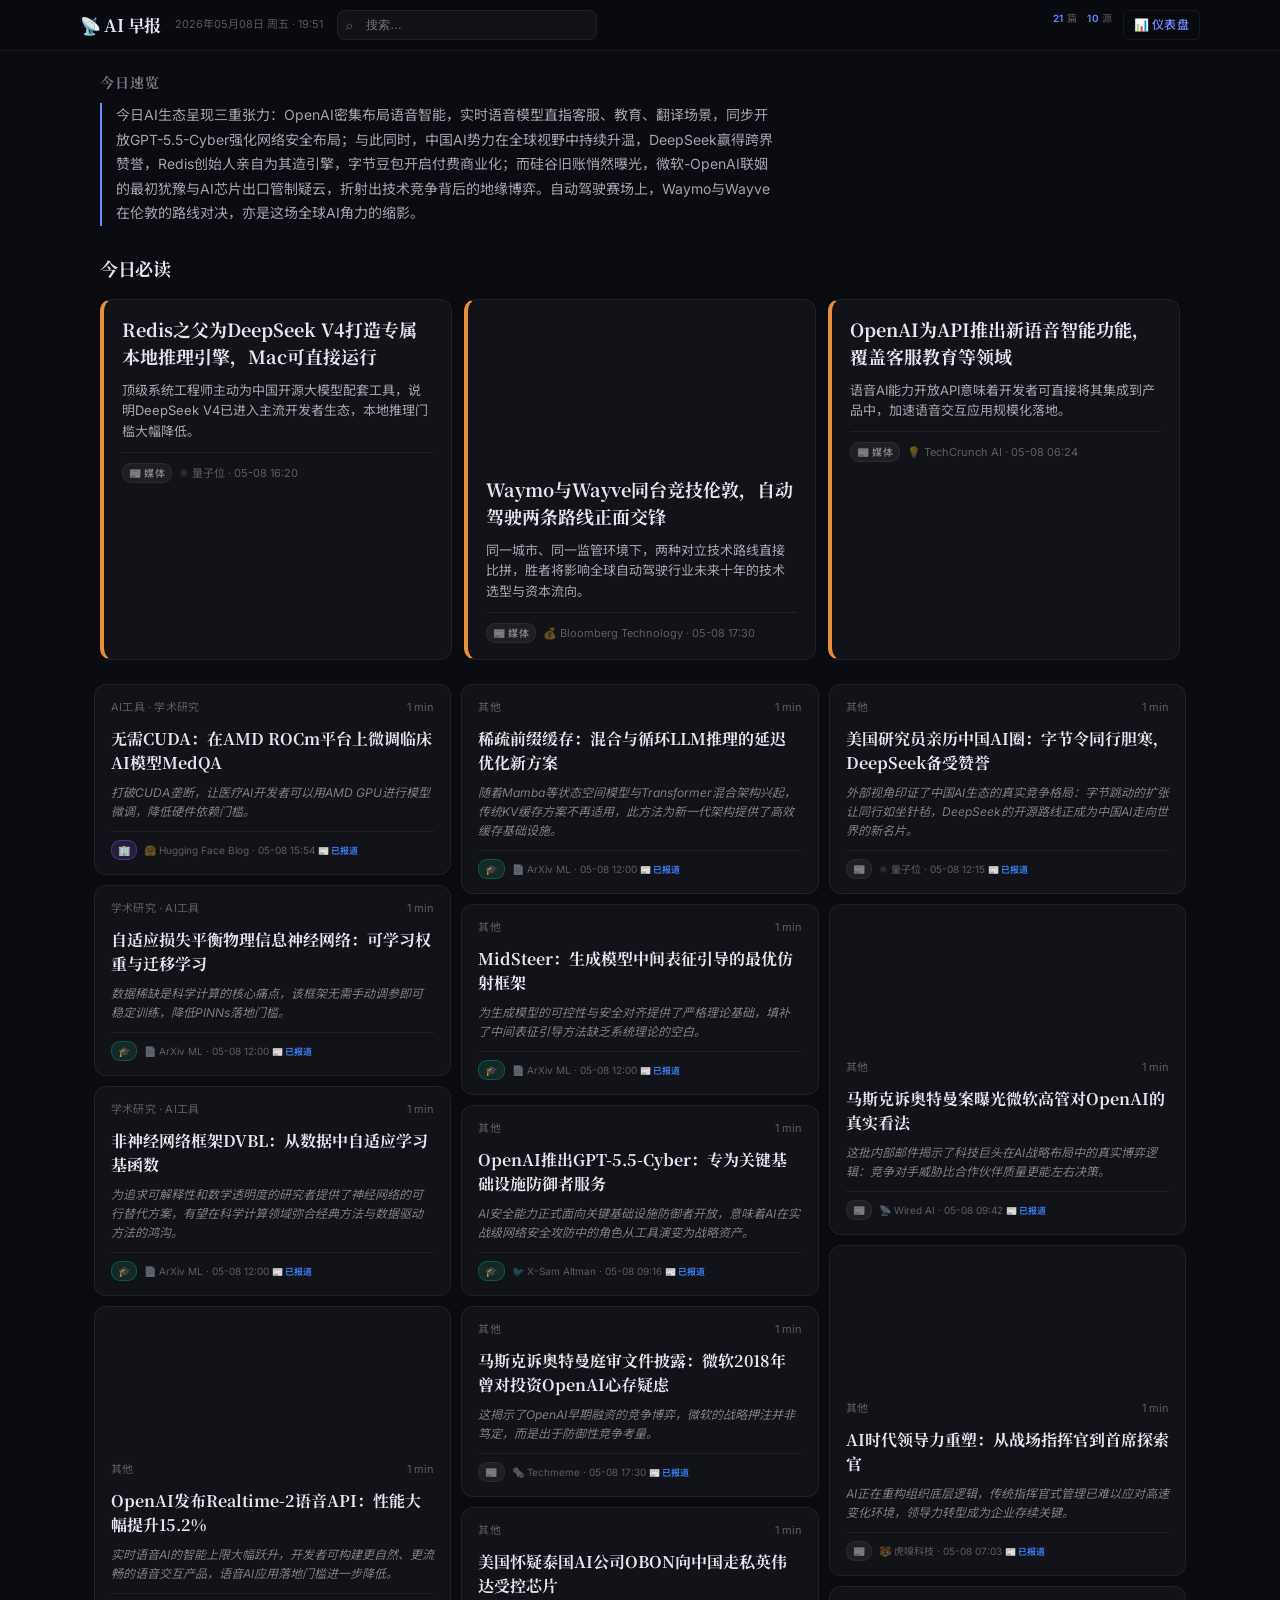
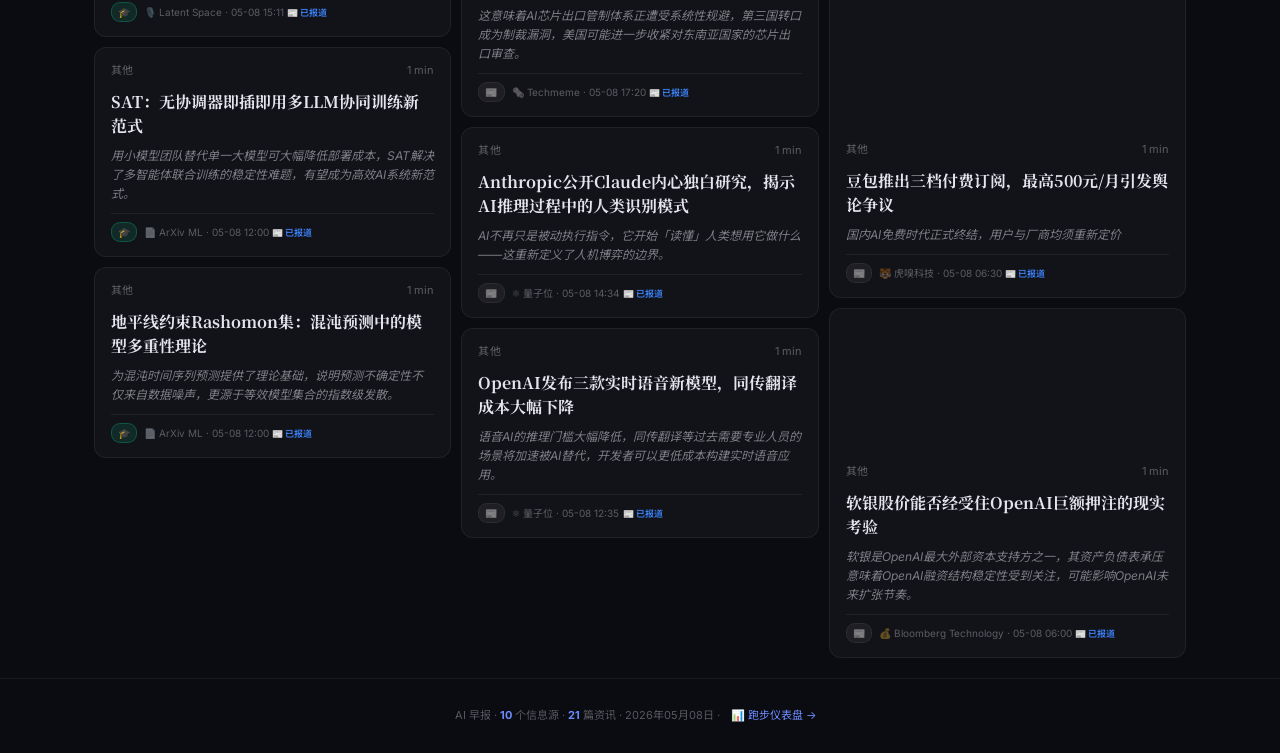
<file: index.html>
<!DOCTYPE html>
<html lang="zh-CN">
<head>
<meta charset="UTF-8">
<meta name="viewport" content="width=device-width, initial-scale=1.0">
<meta name="description" content="今日AI生态呈现三重张力：OpenAI密集布局语音智能，实时语音模型直指客服、教育、翻译场景，同步开放GPT-5.5-Cyber强化网络安全布局；与此同时，中国AI势力在全球视野中持续升温，DeepSeek赢得跨界赞誉，Redis创始人亲自为其造引擎，字节豆包开启付费商业化；而硅谷旧账悄然曝光，微软-OpenAI…">
<meta name="robots" content="index,follow">
<meta property="og:type" content="website">
<meta property="og:locale" content="zh_CN">
<meta property="og:title" content="AI 早报 · 2026年05月08日">
<meta property="og:description" content="今日AI生态呈现三重张力：OpenAI密集布局语音智能，实时语音模型直指客服、教育、翻译场景，同步开放GPT-5.5-Cyber强化网络安全布局；与此同时，中国AI势力在全球视野中持续升温，DeepSeek赢得跨界赞誉，Redis创始人亲自为其造引擎，字节豆包开启付费商业化；而硅谷旧账悄然曝光，微软-OpenAI…">
<meta property="og:site_name" content="AI 早报">
<meta name="twitter:card" content="summary">
<meta name="twitter:title" content="AI 早报 · 2026年05月08日">
<meta name="twitter:description" content="今日AI生态呈现三重张力：OpenAI密集布局语音智能，实时语音模型直指客服、教育、翻译场景，同步开放GPT-5.5-Cyber强化网络安全布局；与此同时，中国AI势力在全球视野中持续升温，DeepSeek赢得跨界赞誉，Redis创始人亲自为其造引擎，字节豆包开启付费商业化；而硅谷旧账悄然曝光，微软-OpenAI…">
<title>AI 早报 · 2026年05月08日</title>
<link rel="preconnect" href="https://fonts.googleapis.com">
<link href="https://fonts.googleapis.com/css2?family=Noto+Sans+SC:wght@400;500;700&family=Noto+Serif+SC:wght@600;700&family=Inter:wght@400;500;600;700&display=swap" rel="stylesheet">
<style>
/* ═════ Design Tokens ═════ */
:root {
    --bg: #0b0b12;
    --bg-card: rgba(255,255,255,0.03);
    --bg-card-hover: rgba(255,255,255,0.055);
    --text-100: #e4e4ec;
    --text-70: rgba(228,228,236,0.70);
    --text-50: rgba(228,228,236,0.50);
    --text-35: rgba(228,228,236,0.35);
    --text-60: rgba(228,228,236,0.60);
    --text-80: rgba(228,228,236,0.80);
    --text-90: rgba(228,228,236,0.90);
    --border: rgba(255,255,255,0.06);
    --border-hover: rgba(255,255,255,0.10);
    --accent: #6b8afd;
    --green: #5a9e6f;
    --amber: #c9a227;
    --red: #c05050;
    --radius: 12px;
    --sans: 'Inter','Noto Sans SC',-apple-system,BlinkMacSystemFont,system-ui,sans-serif;
    --serif: 'Noto Serif SC',Georgia,serif;
}
*{ margin:0; padding:0; box-sizing:border-box; }
body {
    font-family: var(--sans);
    background: var(--bg);
    color: var(--text-100);
    line-height: 1.6;
    -webkit-font-smoothing: antialiased;
}

/* ═════ Header — 极简 ═════ */
.header {
    position: sticky; top: 0; z-index: 100;
    background: rgba(11,11,18,0.92);
    backdrop-filter: blur(12px); -webkit-backdrop-filter: blur(12px);
    border-bottom: 1px solid var(--border);
    padding: 10px 20px;
}
.header-inner {
    max-width: 1120px; margin: 0 auto;
    display: flex; align-items: center; gap: 14px; flex-wrap: wrap;
}
.h-title {
    font-family: var(--serif); font-size: 17px; font-weight: 700;
    color: var(--text-100); white-space: nowrap; letter-spacing: -0.3px;
}
.h-date { font-size: 11px; color: var(--text-35); white-space: nowrap; }
.h-stats {
    display: flex; gap: 10px; margin-left: auto;
    font-size: 10px; color: var(--text-35); letter-spacing: 0.3px;
}
.h-stats b { color: var(--accent); font-weight: 600; }
.search-wrap { position: relative; flex: 1; max-width: 260px; }
.search-wrap::before {
    content: '⌕'; position: absolute; left: 9px; top: 50%;
    transform: translateY(-50%); font-size: 12px; color: var(--text-35);
    pointer-events: none;
}
.search-box {
    width: 100%; padding: 7px 10px 7px 28px;
    background: rgba(255,255,255,0.035); border: 1px solid var(--border);
    border-radius: 8px; color: var(--text-100); font-size: 12px; outline: none;
    transition: border-color 0.2s;
}
.search-box:focus { border-color: var(--accent); }

/* ═════ Filter ═════ */
.filter-bar {
    max-width: 1120px; margin: 14px auto 0; padding: 0 20px;
    display: flex; gap: 5px; flex-wrap: wrap;
}
.f-btn {
    padding: 4px 12px; border: 1px solid var(--border);
    background: transparent; color: var(--text-35);
    border-radius: 14px; font-size: 11px; font-weight: 500;
    cursor: pointer; transition: all 0.2s; white-space: nowrap;
}
.f-btn:hover { border-color: rgba(107,138,253,0.4); color: var(--text-50); }
.f-btn.active { background: var(--accent); border-color: var(--accent); color: #fff; }

/* ═════ Briefing ═════ */
.briefing {
    max-width: 1120px; margin: 20px auto 0; padding: 0 20px;
}
.briefing > * {
    max-width: 680px;
}
.br-title {
    font-family: var(--serif); font-size: 14px; font-weight: 700;
    color: var(--text-50); letter-spacing: 1px; text-transform: uppercase;
    margin-bottom: 10px;
}
.br-editorial {
    font-size: 14px; line-height: 1.75; color: var(--text-70);
    margin-bottom: 14px;
    border-left: 2px solid var(--accent); padding-left: 14px;
}

/* ═════ Featured Section (Importance >= 4) ═════ */
.featured-section {
    max-width: 1120px; margin: 28px auto 0; padding: 0 20px;
}
.featured-title {
    font-family: var(--serif); font-size: 18px; font-weight: 700;
    color: var(--text-100); margin-bottom: 16px; letter-spacing: -0.3px;
}
.featured-grid {
    display: grid; grid-template-columns: repeat(auto-fit, minmax(320px, 1fr));
    gap: 12px; margin-bottom: 24px;
}
@media (max-width: 1024px) {
    .featured-grid { grid-template-columns: 1fr; }
}
@media (max-width: 640px) {
    .featured-grid { grid-template-columns: 1fr; }
}

.featured-card {
    border: 1px solid var(--border); border-left: 4px solid #e8913a;
    border-radius: var(--radius); overflow: hidden;
    background: var(--bg-card); cursor: pointer;
    transition: border-color 0.2s, background 0.2s;
    display: flex; flex-direction: column;
    opacity: 0; animation: cardIn 0.35s ease forwards;
}
.featured-card:hover {
    border-color: rgba(255,255,255,0.10);
    background: var(--bg-card-hover);
}

.featured-img {
    width: 100%; height: 160px;
    background-size: cover; background-position: center;
}

.featured-body {
    padding: 16px 18px;
    display: flex; flex-direction: column; gap: 10px;
}

.featured-title-text {
    font-family: var(--serif); font-size: 18px; font-weight: 700;
    line-height: 1.5; color: var(--text-100);
}

.featured-why {
    font-size: 13px; line-height: 1.6; color: var(--text-70);
}

.featured-source {
    font-size: 11px; color: var(--text-35);
    padding-top: 10px; border-top: 1px solid var(--border);
}

/* ═════ Grid — masonry columns ═════ */
.grid {
    max-width: 1120px; margin: 18px auto; padding: 0 14px;
    columns: 3; column-gap: 10px;
}
@media (max-width:1024px) { .grid { columns: 2; } }
@media (max-width:640px)  { .grid { columns: 1; padding: 0 10px; } }

/* ═════ Card — 最小有效差异 ═════ */
.card {
    break-inside: avoid;
    border: 1px solid var(--border);
    border-radius: var(--radius);
    margin-bottom: 10px;
    cursor: pointer;
    overflow: hidden;
    transition: border-color 0.2s, box-shadow 0.25s, transform 0.25s;
    opacity: 0; transform: translateY(8px);
    animation: cardIn 0.35s ease forwards;
    background: var(--bg-card);
    -webkit-tap-highlight-color: rgba(255,255,255,0.05);
    touch-action: manipulation;
    -webkit-user-select: none; user-select: none;
}
.card:hover {
    border-color: rgba(255,255,255,0.10);
    background: var(--bg-card-hover);
}
.card.hidden { display: none !important; }
@keyframes cardIn { to { opacity:1; transform:translateY(0); } }

/* card image */
.card-img {
    width: 100%; height: 140px;
    background-size: cover; background-position: center;
}
@media (max-width:640px) { .card-img { height: 120px; } }

.card-body { padding: 14px 16px; }

/* featured — subtle warm background, not a colored border */
.card--featured {
    background: rgba(107,138,253,0.03);
    border-color: rgba(107,138,253,0.12);
}

/* Z1 — bare minimum: category + time */
.z1 {
    display: flex; align-items: center; justify-content: space-between;
    margin-bottom: 10px;
}
.z1-left {
    font-size: 11px; color: var(--text-35); letter-spacing: 0.2px;
}
.z1-meta {
    font-size: 11px; color: var(--text-35); white-space: nowrap;
}

/* Card title — 中文标题 */
.card-title {
    font-family: var(--serif);
    font-size: 16px; font-weight: 700; line-height: 1.5;
    color: var(--text-100); margin-bottom: 8px;
}

/* Z3 — why it matters */
.z3 { margin-bottom: 10px; }
.z3-why {
    font-size: 12px; line-height: 1.6; color: var(--text-50, rgba(228,228,236,0.50));
    font-style: italic;
}

/* Z5 — source only, no button, no announcement */
.z5 {
    font-size: 10px; color: var(--text-35);
    padding-top: 8px; border-top: 1px solid var(--border);
}

/* ═════ Modal — immersive article view ═════ */
.modal-overlay {
    position: fixed; inset: 0;
    background: rgba(0,0,0,0.75);
    backdrop-filter: blur(8px); -webkit-backdrop-filter: blur(8px);
    z-index: 1000; display: none;
    align-items: flex-start; justify-content: center;
    padding: 3vh 10px; overflow-y: auto;
    -webkit-overflow-scrolling: touch;
}
.modal-overlay.show { display: flex; }
.modal {
    background: #13131f;
    border: 1px solid var(--border);
    border-radius: 16px;
    max-width: 560px; width: 100%;
    margin: auto;
    animation: mUp 0.25s ease;
    box-shadow: 0 16px 48px rgba(0,0,0,0.6);
    overflow: hidden;
}
@keyframes mUp { from { opacity:0; transform:translateY(12px); } to { opacity:1; transform:translateY(0); } }
/* Hero image — full bleed at top */
.m-hero {
    position: relative; width: 100%;
    max-height: 220px; overflow: hidden;
}
.m-hero img {
    width: 100%; height: 220px; object-fit: cover; display: block;
}
.m-hero-gradient {
    position: absolute; bottom: 0; left: 0; right: 0; height: 80px;
    background: linear-gradient(transparent, #13131f);
}
/* Close button — floating top-right */
.m-close {
    position: absolute; top: 12px; right: 12px; z-index: 10;
    background: rgba(0,0,0,0.5); border: none;
    color: #fff; width: 32px; height: 32px; border-radius: 50%;
    cursor: pointer; font-size: 14px;
    display: flex; align-items: center; justify-content: center;
    backdrop-filter: blur(4px); -webkit-backdrop-filter: blur(4px);
    transition: all 0.15s;
    -webkit-tap-highlight-color: rgba(255,255,255,0.1);
    touch-action: manipulation;
}
.m-close:hover { background: rgba(0,0,0,0.7); }
/* Body content — padded */
.m-body {
    padding: 20px 22px 22px;
}
/* Source + meta pills row */
.m-pills {
    display: flex; gap: 6px; align-items: center; flex-wrap: wrap;
    margin-bottom: 14px; font-size: 11px; color: var(--text-35);
}
.m-pill-sep { opacity: 0.4; }
/* Modal title */
.m-title {
    font-family: var(--serif);
    font-size: 20px; font-weight: 700; line-height: 1.45;
    color: var(--text-100); margin-bottom: 10px;
}
/* Source bar at top */
.m-src-bar {
    font-size: 12px; color: var(--text-50); margin-bottom: 14px;
}
/* Why-it-matters callout — short punchy line above the long read */
.m-why {
    background: linear-gradient(135deg, rgba(255,149,0,0.14), rgba(255,45,85,0.07));
    border-left: 3px solid #ff9500;
    padding: 12px 14px;
    margin: 0 0 16px;
    border-radius: 8px;
    font-size: 14px;
    line-height: 1.6;
    color: var(--text-90);
}
/* Key points in modal */
.m-keypoints {
    background: rgba(255,255,255,0.04); border-radius: 10px;
    padding: 12px 14px; margin-bottom: 16px;
    border: 1px solid var(--border);
}
.m-keypoints-label {
    font-size: 11px; color: var(--text-35); text-transform: uppercase;
    letter-spacing: 0.5px; margin-bottom: 8px; font-weight: 600;
}
.m-keypoints ul {
    list-style: none; padding: 0; margin: 0;
}
.m-keypoints li {
    font-size: 13px; line-height: 1.6; color: var(--text-70);
    padding: 4px 0 4px 16px; position: relative;
}
.m-keypoints li::before {
    content: '▸'; position: absolute; left: 0;
    color: var(--accent); font-size: 12px;
}
/* Detailed content — the main reading area */
.m-detailed {
    font-size: 14px; line-height: 1.85; color: var(--text-80);
    margin-bottom: 18px;
    padding-bottom: 18px;
    border-bottom: 1px solid var(--border);
}
.m-detailed p { margin: 0 0 12px; }
.m-detailed p:last-child { margin-bottom: 0; }
/* Markdown header hierarchy */
.md-h { color: var(--text-100); font-weight: 600; margin: 20px 0 8px; }
.md-h:first-child { margin-top: 0; }
.md-h3 { font-size: 17px; }
.md-h4 { font-size: 15px; }
.md-h5 { font-size: 14px; color: var(--text-80); }
/* Inline code */
.md-code {
    background: rgba(255,255,255,0.07); padding: 2px 6px; border-radius: 4px;
    font-family: 'SF Mono','Menlo',monospace; font-size: 0.88em;
    color: var(--accent); word-break: break-word;
}
/* Markdown links */
.md-link { color: var(--accent); text-decoration: none; border-bottom: 1px solid rgba(107,138,253,0.3); transition: border-color 0.2s; }
.md-link:hover { border-color: var(--accent); }
.md-hr { border: none; border-top: 1px solid var(--border); margin: 16px 0; }
/* Markdown lists */
.md-list { margin: 8px 0; padding-left: 20px; }
.md-list li { margin: 4px 0; }
.md-ol { list-style-type: decimal; }
.md-ol li { padding-left: 4px; }
.md-table { width: 100%; border-collapse: collapse; margin: 12px 0; font-size: 13px; }
.md-table th, .md-table td { padding: 6px 10px; border: 1px solid var(--border); text-align: left; }
.md-table th { background: rgba(255,255,255,0.04); font-weight: 600; color: var(--text-100); }
.md-table tr:nth-child(even) td { background: rgba(255,255,255,0.02); }
/* Article image gallery */
.m-gallery {
    display: flex; gap: 8px; overflow-x: auto; -webkit-overflow-scrolling: touch;
    margin-bottom: 18px; padding-bottom: 8px;
    scrollbar-width: thin; scrollbar-color: rgba(255,255,255,0.15) transparent;
}
.m-gallery::-webkit-scrollbar { height: 4px; }
.m-gallery::-webkit-scrollbar-track { background: transparent; }
.m-gallery::-webkit-scrollbar-thumb { background: rgba(255,255,255,0.15); border-radius: 2px; }
.m-gallery img {
    height: 140px; min-width: 100px; border-radius: 10px;
    object-fit: cover; flex-shrink: 0;
    border: 1px solid var(--border);
    transition: transform 0.15s;
}
.m-gallery img:hover { transform: scale(1.03); }
@media (max-width:640px) { .m-gallery img { height: 120px; } }
/* Bottom close button — easy to reach with thumb */
.m-close-bottom {
    display: flex; align-items: center; justify-content: center;
    width: 44px; height: 44px; margin: 20px auto 8px;
    background: rgba(255,255,255,0.08); border: 1px solid var(--border);
    border-radius: 50%; cursor: pointer;
    color: var(--text-50); font-size: 18px;
    transition: all 0.15s;
    -webkit-tap-highlight-color: rgba(255,255,255,0.1);
    touch-action: manipulation;
}
.m-close-bottom:hover { background: rgba(255,255,255,0.15); color: #fff; }
/* Deep sections — background & analysis */
.m-deep {
    display: flex; flex-direction: column; gap: 16px;
    padding-top: 16px; border-top: 1px solid var(--border);
}
.m-deep-section { }
.m-deep-label {
    font-size: 10px; font-weight: 700; text-transform: uppercase;
    letter-spacing: 0.5px; color: var(--text-50);
    margin-bottom: 6px;
}
.m-deep-text {
    font-size: 13px; color: var(--text-60); line-height: 1.7;
}
.m-deep-text p { margin: 0 0 8px; }
.m-deep-text p:last-child { margin-bottom: 0; }
.m-deep-text .md-h { font-size: 13px; margin: 12px 0 4px; }
.m-deep-text .md-list { margin: 4px 0; font-size: 13px; }
/* Footer — source + action */
.m-footer {
    display: flex; align-items: center; justify-content: space-between;
    margin-top: 18px; padding-top: 14px;
    border-top: 1px solid var(--border);
}
.m-action {
    display: inline-flex; align-items: center; gap: 4px;
    padding: 9px 18px;
    background: rgba(107,138,253,0.12); color: var(--accent);
    text-decoration: none; border-radius: 10px;
    font-size: 13px; font-weight: 600; transition: background 0.15s;
    -webkit-tap-highlight-color: rgba(107,138,253,0.2);
    touch-action: manipulation;
}
.m-action:hover { background: rgba(107,138,253,0.22); }
.m-footer-src {
    font-size: 11px; color: var(--text-35);
}

/* ═════ TOC (Table of Contents) in modal ═════ */
.m-toc {
    display: flex; flex-direction: column; gap: 0;
    padding: 14px 18px; margin-bottom: 20px;
    background: rgba(107,138,253,0.04); border-radius: 10px;
    border-left: 3px solid var(--accent);
}
.m-toc-title {
    font-size: 11px; font-weight: 700; text-transform: uppercase;
    letter-spacing: 0.8px; color: var(--accent); margin-bottom: 10px;
    opacity: 0.8;
}
.m-toc-link {
    display: block; padding: 5px 0 5px 12px;
    font-size: 13px; line-height: 1.5; color: var(--text-80);
    text-decoration: none; border-left: 2px solid transparent;
    transition: all 0.15s; cursor: pointer;
    margin-left: 0;
}
.m-toc-link:hover {
    color: var(--accent); border-left-color: var(--accent);
    background: rgba(107,138,253,0.06);
}
.m-toc-link.m-toc-sub {
    font-size: 12px; color: var(--text-50);
    padding-left: 24px;
}

/* ═════ Data highlighting ═════ */
.hl-num {
    color: var(--accent); font-weight: 600;
    background: rgba(107,138,253,0.08); padding: 0 3px; border-radius: 3px;
}

/* ═════ Event status badge ═════ */
.m-status-badge {
    font-size: 11px; font-weight: 600;
}

/* ═════ Multi-source indicator in modal ═════ */
.m-multi-src {
    display: flex; align-items: center; gap: 6px; flex-wrap: wrap;
    padding: 10px 14px; margin: 16px 0; margin-bottom: 14px;
    background: rgba(107,138,253,0.06); border-radius: 8px;
    font-size: 11px; color: var(--text-50); border: 1px solid rgba(107,138,253,0.15);
}
.m-multi-src-label { font-weight: 600; color: var(--text-80); margin-right: 4px; }
.m-multi-src-tag {
    padding: 3px 10px; background: rgba(255,255,255,0.08);
    border-radius: 12px; font-size: 11px; color: var(--text-60);
    border: 1px solid rgba(255,255,255,0.06); transition: all 0.15s;
}
.m-multi-src-tag:hover {
    background: rgba(255,255,255,0.12); color: var(--text-80);
}

/* ═════ Footer ═════ */
.footer {
    text-align: center; padding: 28px 20px;
    color: var(--text-35); font-size: 11px;
    border-top: 1px solid var(--border); margin-top: 20px;
}
.footer b { color: var(--accent); }
.footer-link {
    color: var(--accent); text-decoration: none;
    padding: 3px 8px; border-radius: 4px;
    transition: background 0.15s, color 0.15s;
}
.footer-link:hover { background: rgba(120, 200, 255, 0.12); color: var(--accent-hi, #5eead4); }

/* Header 仪表盘入口（h-stats 右侧的小按钮） */
.h-dashboard-link {
    color: var(--accent); text-decoration: none;
    padding: 4px 10px; border-radius: 5px;
    border: 1px solid var(--border);
    font-size: 12px; font-weight: 500;
    transition: background 0.15s, border-color 0.15s;
    white-space: nowrap;
}
.h-dashboard-link:hover {
    background: rgba(120, 200, 255, 0.10);
    border-color: var(--accent);
}

/* ═════ Empty & Scrollbar ═════ */
.empty { text-align: center; padding: 60px 20px; color: var(--text-50); font-size: 13px; }
::-webkit-scrollbar { width: 3px; }
::-webkit-scrollbar-track { background: transparent; }
::-webkit-scrollbar-thumb { background: rgba(255,255,255,0.08); border-radius: 2px; }

/* ═════ LLM coverage banner — 覆盖率 < 50% 时出现，提醒读者部分内容为规则兜底 ═════ */
.llm-banner {
    max-width: 1120px;
    margin: 12px auto 0;
    padding: 10px 16px;
    display: flex; align-items: center; gap: 10px;
    background: rgba(201, 162, 39, 0.12);
    border: 1px solid rgba(201, 162, 39, 0.35);
    border-left: 3px solid var(--amber);
    border-radius: 8px;
    color: var(--text-90);
    font-size: 12px;
    line-height: 1.5;
}
.llm-banner-icon { flex-shrink: 0; font-size: 14px; }
.llm-banner-text b { color: var(--amber); font-weight: 700; }
@media (max-width: 640px) {
    .llm-banner { margin: 10px 14px 0; font-size: 11px; }
}

/* ═════ Multi-source pill — "N 源报道"，卡片右上角 ═════ */
/* 依赖 .card / .featured-card 的定位上下文 */
.card, .featured-card { position: relative; }

.src-pill {
    position: absolute;
    top: 10px;
    right: 10px;
    z-index: 2;
    display: inline-flex; align-items: center; gap: 3px;
    padding: 3px 9px;
    background: rgba(107, 138, 253, 0.18);
    border: 1px solid rgba(107, 138, 253, 0.42);
    border-radius: 11px;
    font-size: 10px;
    font-weight: 600;
    color: #a8bdff;
    white-space: nowrap;
    letter-spacing: 0.2px;
    pointer-events: none;   /* 不挡 card 的点击 */
    backdrop-filter: blur(4px);
    -webkit-backdrop-filter: blur(4px);
}
.src-pill-featured {
    top: 12px;
    right: 12px;
    font-size: 11px;
    padding: 4px 11px;
    background: rgba(107, 138, 253, 0.22);
    border-color: rgba(107, 138, 253, 0.55);
    color: #b8c9ff;
}

/* inline 多源徽章：放在 featured-source 行里，不遮挡标题 */
.src-pill-inline {
    display: inline-flex; align-items: center; gap: 3px;
    padding: 1px 7px;
    background: rgba(107, 138, 253, 0.18);
    border: 1px solid rgba(107, 138, 253, 0.42);
    border-radius: 10px;
    font-size: 10px;
    font-weight: 600;
    color: #a8bdff;
    letter-spacing: 0.2px;
    white-space: nowrap;
    margin-left: 2px;
}

/* 多源详细列表：列出每个 evidence 源 + 报道时间 */
.featured-other-sources {
    margin-top: 8px;
    padding-top: 8px;
    border-top: 1px dashed var(--border);
    font-size: 11px;
    color: var(--text-60);
}
.fos-label {
    font-weight: 600;
    color: #a8bdff;
    margin-bottom: 4px;
    letter-spacing: 0.2px;
}
.fos-item {
    padding-left: 10px;
    line-height: 1.65;
    color: var(--text-70);
}

/* ═════ Source tier badge — 卡片源信息前的小徽章 ═════ */
.tier-badge {
    display: inline-flex; align-items: center; gap: 2px;
    padding: 1px 6px;
    border-radius: 9px;
    font-size: 10px; font-weight: 600;
    margin-right: 4px;
    letter-spacing: 0.2px;
    border: 1px solid transparent;
    white-space: nowrap;
}
.tier-badge.tier-官方   { background: rgba(139, 92, 246, 0.16); color: #c4b5fd; border-color: rgba(139, 92, 246, 0.35); }
.tier-badge.tier-学术   { background: rgba(16, 185, 129, 0.14); color: #86efac; border-color: rgba(16, 185, 129, 0.32); }
.tier-badge.tier-媒体   { background: rgba(255, 255, 255, 0.05); color: var(--text-50); border-color: var(--border); }
.tier-badge.tier-社区   { background: rgba(245, 158, 11, 0.14); color: #fcd34d; border-color: rgba(245, 158, 11, 0.32); }
.tier-badge.tier-视频   { background: rgba(236, 72, 153, 0.14); color: #fbcfe8; border-color: rgba(236, 72, 153, 0.32); }

/* ═════ Hero badge — 行业级 importance=5（inline，位于标题前） ═════ */
.hero-badge {
    display: inline-block;
    align-self: flex-start;
    padding: 3px 10px;
    margin-bottom: 2px;
    background: linear-gradient(135deg, rgba(224, 82, 82, 0.25), rgba(232, 145, 58, 0.25));
    border: 1px solid rgba(224, 82, 82, 0.55);
    border-radius: 11px;
    font-size: 10px; font-weight: 700;
    color: #ffb4b4;
    letter-spacing: 0.3px;
    pointer-events: none;
}

/* ═════ Audience filter bar — 读者画像过滤 ═════ */
.audience-bar {
    max-width: 1120px; margin: 8px auto 0; padding: 0 20px;
    display: flex; gap: 5px; flex-wrap: wrap;
    align-items: center;
}
.audience-bar:empty { display: none; }
.a-btn {
    padding: 4px 11px;
    border: 1px solid var(--border);
    background: transparent;
    color: var(--text-35);
    border-radius: 14px;
    font-size: 11px; font-weight: 500;
    cursor: pointer;
    transition: all 0.2s;
    white-space: nowrap;
}
.a-btn:hover { border-color: rgba(16, 185, 129, 0.4); color: var(--text-60); }
.a-btn.active {
    background: rgba(16, 185, 129, 0.2);
    border-color: rgba(16, 185, 129, 0.6);
    color: #a7f3d0;
}

/* ═════ Today's Top 3 hero — 置于必读区之上 ═════ */
.top3-section {
    max-width: 1120px;
    margin: 18px auto 0;
    padding: 0 20px;
}
.top3-title-h {
    font-family: var(--serif);
    font-size: 15px; font-weight: 700;
    color: var(--text-90);
    letter-spacing: 0.5px;
    margin-bottom: 10px;
}
.top3-grid {
    display: grid;
    grid-template-columns: repeat(3, 1fr);
    gap: 10px;
}
@media (max-width: 820px) { .top3-grid { grid-template-columns: 1fr; } }

.top3-card {
    position: relative;
    padding: 14px 16px;
    background: linear-gradient(135deg, rgba(107, 138, 253, 0.08), rgba(107, 138, 253, 0.02));
    border: 1px solid rgba(107, 138, 253, 0.22);
    border-radius: var(--radius);
    cursor: pointer;
    transition: background 0.2s, transform 0.2s, border-color 0.2s;
    display: flex; gap: 10px;
}
.top3-card:hover {
    background: linear-gradient(135deg, rgba(107, 138, 253, 0.14), rgba(107, 138, 253, 0.04));
    border-color: rgba(107, 138, 253, 0.4);
    transform: translateY(-2px);
}
.top3-badge {
    flex-shrink: 0;
    font-size: 18px; line-height: 1.3;
}
.top3-body { flex: 1; min-width: 0; }
.top3-title {
    font-family: var(--serif);
    font-weight: 700; font-size: 14px;
    color: var(--text-100);
    line-height: 1.4;
    margin-bottom: 5px;
}
.top3-why {
    font-size: 12px;
    color: var(--text-70);
    line-height: 1.5;
    margin-bottom: 7px;
}
.top3-meta {
    font-size: 10px;
    color: var(--text-35);
    letter-spacing: 0.2px;
}
.top3-meta b { color: var(--accent); font-weight: 600; }

/* ═════ Modal TOC — 左侧悬浮目录 ═════ */
.m-toc-sidebar {
    position: fixed;
    top: 90px;
    left: 20px;
    z-index: 15000;
    max-width: 200px;
    max-height: calc(100vh - 120px);
    overflow-y: auto;
    padding: 12px 14px;
    background: rgba(20, 20, 28, 0.92);
    border: 1px solid var(--border);
    border-radius: 10px;
    font-size: 11px;
    backdrop-filter: blur(8px);
    -webkit-backdrop-filter: blur(8px);
    display: none;
}
.m-toc-sidebar.show { display: block; }
@media (max-width: 1100px) { .m-toc-sidebar { display: none !important; } }

.m-toc-sidebar-title {
    font-weight: 700;
    color: var(--text-90);
    margin-bottom: 8px;
    font-size: 11px;
    letter-spacing: 0.4px;
    text-transform: uppercase;
}
.m-toc-sidebar a {
    display: block;
    padding: 4px 6px;
    color: var(--text-60);
    text-decoration: none;
    border-radius: 4px;
    line-height: 1.4;
    transition: background 0.15s, color 0.15s;
}
.m-toc-sidebar a:hover {
    background: rgba(107, 138, 253, 0.12);
    color: var(--text-90);
}
.m-toc-sidebar a.m-toc-sub { padding-left: 16px; font-size: 10.5px; color: var(--text-50); }
.m-toc-sidebar a.active {
    background: rgba(107, 138, 253, 0.18);
    color: #a8bdff;
}

/* ═════ Feedback buttons in modal — 👍/👎 ═════ */
.m-feedback {
    display: flex; gap: 12px;
    align-items: center;
    margin: 20px 0 6px;
    padding: 10px 14px;
    background: rgba(255, 255, 255, 0.02);
    border-radius: 8px;
    border: 1px solid var(--border);
}
.m-feedback-q {
    font-size: 12px;
    color: var(--text-70);
    flex: 1;
}
.m-feedback-btn {
    padding: 5px 14px;
    background: transparent;
    border: 1px solid var(--border);
    border-radius: 18px;
    font-size: 14px;
    cursor: pointer;
    transition: all 0.15s;
    color: var(--text-70);
}
.m-feedback-btn:hover {
    border-color: rgba(107, 138, 253, 0.4);
    color: var(--text-90);
    background: rgba(107, 138, 253, 0.08);
}
.m-feedback-btn.picked {
    background: rgba(16, 185, 129, 0.14);
    border-color: rgba(16, 185, 129, 0.5);
    color: #a7f3d0;
}
.m-feedback-btn.picked-bad {
    background: rgba(224, 82, 82, 0.14);
    border-color: rgba(224, 82, 82, 0.5);
    color: #fca5a5;
}

/* ═════ Modal why/deep promotion — 把 why_it_matters 和 deep_analysis 置顶 ═════ */
.m-lede {
    margin: 14px 0 18px;
    padding: 12px 16px;
    background: rgba(107, 138, 253, 0.06);
    border-left: 3px solid var(--accent);
    border-radius: 0 8px 8px 0;
}
.m-lede-label {
    display: inline-block;
    font-size: 10px;
    font-weight: 700;
    color: var(--accent);
    letter-spacing: 0.5px;
    margin-bottom: 6px;
    text-transform: uppercase;
}
.m-lede-text {
    font-size: 14px;
    line-height: 1.65;
    color: var(--text-90);
}
.m-lede-text strong { color: var(--text-100); }

/* ═════ 阅后即焚 ═════ */
/* 已读卡片：默认隐藏（按"显示已读"toggle 切换） */
body:not(.show-read) .is-read { display: none !important; }
/* 显示已读时给视觉提示 */
body.show-read .is-read {
    opacity: 0.45;
    filter: grayscale(0.4);
    transition: opacity 0.2s, filter 0.2s;
}
body.show-read .is-read:hover {
    opacity: 0.85;
    filter: grayscale(0);
}
/* 消散动画：渐变 + 折叠高度 */
.is-fading {
    animation: fadeAndCollapse 0.6s ease-out forwards;
    overflow: hidden;
}
@keyframes fadeAndCollapse {
    0%   { opacity: 1; transform: scale(1); }
    40%  { opacity: 0.4; transform: scale(0.97); }
    70%  { opacity: 0; transform: scale(0.94); max-height: 400px; margin-bottom: 14px; padding-top: 14px; padding-bottom: 14px; }
    100% { opacity: 0; transform: scale(0.94); max-height: 0; margin: 0; padding-top: 0; padding-bottom: 0; border-width: 0; }
}

/* "显示已读"toggle 按钮 */
.read-toggle {
    position: fixed;
    bottom: 18px;
    right: 18px;
    z-index: 200;
    padding: 8px 14px;
    background: rgba(11, 11, 18, 0.92);
    border: 1px solid var(--border-hover);
    border-radius: 22px;
    color: var(--text-80);
    font-size: 12px;
    cursor: pointer;
    backdrop-filter: blur(10px);
    -webkit-backdrop-filter: blur(10px);
    transition: background 0.15s, border-color 0.15s;
}
.read-toggle:hover {
    background: rgba(11, 11, 18, 0.98);
    border-color: var(--accent);
    color: var(--text-100);
}
.read-toggle .rt-count {
    color: var(--accent);
    font-weight: 700;
    margin: 0 2px;
}

/* ═════ 大V 动态 ═════ */
.vip-section {
    max-width: 1120px;
    margin: 28px auto 20px;
    padding: 0 20px;
}
.vip-heading {
    font-family: var(--serif);
    font-size: 20px;
    font-weight: 700;
    color: var(--text-100);
    margin-bottom: 14px;
    letter-spacing: -0.3px;
}
.vip-list {
    display: grid;
    grid-template-columns: repeat(auto-fill, minmax(280px, 1fr));
    gap: 10px;
}
.vip-item {
    padding: 12px 14px;
    background: var(--bg-card);
    border: 1px solid var(--border);
    border-left: 2px solid var(--accent);
    border-radius: 8px;
    cursor: pointer;
    transition: background 0.15s, border-color 0.15s;
}
.vip-item:hover {
    background: var(--bg-card-hover);
    border-left-color: var(--green);
}
.vip-meta {
    font-size: 11px;
    color: var(--text-50);
    margin-bottom: 4px;
    letter-spacing: 0.2px;
}
.vip-title-txt {
    font-size: 14px;
    font-weight: 500;
    color: var(--text-90);
    line-height: 1.45;
    margin-bottom: 6px;
}
.vip-why {
    font-size: 12px;
    color: var(--text-60);
    line-height: 1.5;
}
@media (max-width: 640px) {
    .vip-list { grid-template-columns: 1fr; }
    .header { padding: 8px 14px; }
    .h-title { font-size: 15px; }
    .h-date, .h-stats { font-size: 10px; }
    .search-wrap { max-width: 100%; flex-basis: 100%; order: 99; margin-top: 6px; }
    .featured-section { padding: 0 14px; }
    .featured-grid { grid-template-columns: 1fr !important; gap: 10px; }
    .featured-card { padding: 12px 14px; }
    .featured-title-text { font-size: 16px; line-height: 1.45; }
    .featured-why { font-size: 13px; line-height: 1.55; }
    .featured-source, .featured-other-sources { font-size: 11px; }
    .top3-section { padding: 0 14px; }
    .top3-grid { grid-template-columns: 1fr !important; }
    .briefing { padding: 0 14px; margin-top: 18px; }
    .br-editorial { font-size: 13px; }
    .footer { padding: 14px; font-size: 11px; }
}
</style>
</head>
<body>

<!-- Header -->
<header class="header">
<div class="header-inner">
    <div class="h-title">📡 AI 早报</div>
    <div class="h-date">2026年05月08日 周五 · 19:51</div>
    <div class="search-wrap">
        <input type="text" class="search-box" id="searchBox" placeholder="搜索…" aria-label="搜索">
    </div>
    <div class="h-stats">
        <span><b>21</b> 篇</span>
        <span><b>10</b> 源</span>
        <a href="archive/dashboard.html" class="h-dashboard-link" title="查看跑步仪表盘 — 历史趋势 / 信息源健康 / 重要事件清单">📊 仪表盘</a>
    </div>
</div>
</header>

<!-- LLM coverage banner (rendered only when coverage < 50%) -->


<!-- Briefing -->

    <section class="briefing">
        <h2 class="br-title">今日速览</h2>
        <p class="br-editorial">今日AI生态呈现三重张力：OpenAI密集布局语音智能，实时语音模型直指客服、教育、翻译场景，同步开放GPT-5.5-Cyber强化网络安全布局；与此同时，中国AI势力在全球视野中持续升温，DeepSeek赢得跨界赞誉，Redis创始人亲自为其造引擎，字节豆包开启付费商业化；而硅谷旧账悄然曝光，微软-OpenAI联姻的最初犹豫与AI芯片出口管制疑云，折射出技术竞争背后的地缘博弈。自动驾驶赛场上，Waymo与Wayve在伦敦的路线对决，亦是这场全球AI角力的缩影。</p>
    </section>

<!-- Featured Articles (Importance >= 4) —— 重大事件 -->
<div class="featured-section">
<h2 class="featured-title">今日必读</h2>
<div class="featured-grid">
    <div class="featured-card" data-cat="AI工具|开源生态" data-aud="developer|general" data-idx="9" data-iid="be2244cd9c40c89d3e6e6fff70dc6bef" style="border-left-color: #e8913a">
        
        <div class="featured-body">
            
            
            <div class="featured-title-text">Redis之父为DeepSeek V4打造专属本地推理引擎，Mac可直接运行</div>
            <div class="featured-why">顶级系统工程师主动为中国开源大模型配套工具，说明DeepSeek V4已进入主流开发者生态，本地推理门槛大幅降低。</div>
            <div class="featured-source"><span class="tier-badge tier-媒体" title="媒体源">📰 媒体</span> ⚛️ 量子位 · 05-08 16:20</div>
            
        </div>
    </div>
    <div class="featured-card" data-cat="自动驾驶|产品与应用" data-aud="investor|pm|general" data-idx="10" data-iid="56623960b7d2ead2c6addb35846f2cd6" style="border-left-color: #e8913a">
        <div class="featured-img" style="background-image:url('https://assets.bwbx.io/images/users/iqjWHBFdfxIU/iIAmTeXBDefI/v3/1200x-1.jpg')"></div>
        <div class="featured-body">
            
            
            <div class="featured-title-text">Waymo与Wayve同台竞技伦敦，自动驾驶两条路线正面交锋</div>
            <div class="featured-why">同一城市、同一监管环境下，两种对立技术路线直接比拼，胜者将影响全球自动驾驶行业未来十年的技术选型与资本流向。</div>
            <div class="featured-source"><span class="tier-badge tier-媒体" title="媒体源">📰 媒体</span> 💰 Bloomberg Technology · 05-08 17:30</div>
            
        </div>
    </div>
    <div class="featured-card" data-cat="产品与应用|AI工具" data-aud="developer|pm" data-idx="11" data-iid="d9a38aa448a90ac05180dd3598add6d9" style="border-left-color: #e8913a">
        
        <div class="featured-body">
            
            
            <div class="featured-title-text">OpenAI为API推出新语音智能功能，覆盖客服教育等领域</div>
            <div class="featured-why">语音AI能力开放API意味着开发者可直接将其集成到产品中，加速语音交互应用规模化落地。</div>
            <div class="featured-source"><span class="tier-badge tier-媒体" title="媒体源">📰 媒体</span> 💡 TechCrunch AI · 05-08 06:24</div>
            
        </div>
    </div>
</div>
</div>


<!-- Regular Articles (importance < 3) —— 普通资讯网格 -->
<!-- id="grid" 是 script.js bindCardClick(getElementById('grid')) 必须的，少了它点击 modal 会失效 -->
<div id="grid" class="grid" aria-label="资讯列表">

        <div class="card" data-cat="AI工具|学术研究" data-aud="developer|researcher" data-idx="0" data-iid="84c586895575a4503ca710f75e7580a4"
             style="animation-delay:0ms">
            
            <div class="card-body">
                
                <div class="z1">
            <span class="z1-left">AI工具 · 学术研究</span>
            <span class="z1-meta">1 min</span>
        </div>
                <div class="card-title">无需CUDA：在AMD ROCm平台上微调临床AI模型MedQA</div>
                <div class="z3"><div class="z3-why">打破CUDA垄断，让医疗AI开发者可以用AMD GPU进行模型微调，降低硬件依赖门槛。</div></div>
                <div class="z5"><span class="tier-badge tier-官方" title="官方源">🏢</span> 🤗 Hugging Face Blog · 05-08 15:54 <span style="color:#3b82f6;font-size:9px;font-weight:600">📰 已报道</span></div>
            </div>
        </div>
        <div class="card" data-cat="学术研究|AI工具" data-aud="researcher" data-idx="1" data-iid="918c7c3435865fef1ce8723e26012658"
             style="animation-delay:25ms">
            
            <div class="card-body">
                
                <div class="z1">
            <span class="z1-left">学术研究 · AI工具</span>
            <span class="z1-meta">1 min</span>
        </div>
                <div class="card-title">自适应损失平衡物理信息神经网络：可学习权重与迁移学习</div>
                <div class="z3"><div class="z3-why">数据稀缺是科学计算的核心痛点，该框架无需手动调参即可稳定训练，降低PINNs落地门槛。</div></div>
                <div class="z5"><span class="tier-badge tier-学术" title="学术源">🎓</span> 📄 ArXiv ML · 05-08 12:00 <span style="color:#3b82f6;font-size:9px;font-weight:600">📰 已报道</span></div>
            </div>
        </div>
        <div class="card" data-cat="学术研究|AI工具" data-aud="researcher" data-idx="2" data-iid="2dce5f4289fee429115cd8594c8d9dcb"
             style="animation-delay:50ms">
            
            <div class="card-body">
                
                <div class="z1">
            <span class="z1-left">学术研究 · AI工具</span>
            <span class="z1-meta">1 min</span>
        </div>
                <div class="card-title">非神经网络框架DVBL：从数据中自适应学习基函数</div>
                <div class="z3"><div class="z3-why">为追求可解释性和数学透明度的研究者提供了神经网络的可行替代方案，有望在科学计算领域弥合经典方法与数据驱动方法的鸿沟。</div></div>
                <div class="z5"><span class="tier-badge tier-学术" title="学术源">🎓</span> 📄 ArXiv ML · 05-08 12:00 <span style="color:#3b82f6;font-size:9px;font-weight:600">📰 已报道</span></div>
            </div>
        </div>
        <div class="card" data-cat="其他" data-aud="general" data-idx="3" data-iid="dbcffd988a758ceaedda9e872b08bc49"
             style="animation-delay:75ms">
            <div class="card-img" style="background-image:url('https://substackcdn.com/image/fetch/$s_!A0Wm!,f_auto,q_auto:good,fl_progressive:steep/https%3A%2F%2Fsubstack-post-media.s3.amazonaws.com%2Fpublic%2Fimages%2F9c9ffc6c-3f36-4f23-a2c3-34d5e64955aa_1014x918.png')"></div>
            <div class="card-body">
                
                <div class="z1">
            <span class="z1-left">其他</span>
            <span class="z1-meta">1 min</span>
        </div>
                <div class="card-title">OpenAI发布Realtime-2语音API：性能大幅提升15.2%</div>
                <div class="z3"><div class="z3-why">实时语音AI的智能上限大幅跃升，开发者可构建更自然、更流畅的语音交互产品，语音AI应用落地门槛进一步降低。</div></div>
                <div class="z5"><span class="tier-badge tier-学术" title="学术源">🎓</span> 🎙️ Latent Space · 05-08 15:11 <span style="color:#3b82f6;font-size:9px;font-weight:600">📰 已报道</span></div>
            </div>
        </div>
        <div class="card" data-cat="其他" data-aud="general" data-idx="4" data-iid="b35508cfb78a4565dd021c08767a127e"
             style="animation-delay:100ms">
            
            <div class="card-body">
                
                <div class="z1">
            <span class="z1-left">其他</span>
            <span class="z1-meta">1 min</span>
        </div>
                <div class="card-title">SAT：无协调器即插即用多LLM协同训练新范式</div>
                <div class="z3"><div class="z3-why">用小模型团队替代单一大模型可大幅降低部署成本，SAT解决了多智能体联合训练的稳定性难题，有望成为高效AI系统新范式。</div></div>
                <div class="z5"><span class="tier-badge tier-学术" title="学术源">🎓</span> 📄 ArXiv ML · 05-08 12:00 <span style="color:#3b82f6;font-size:9px;font-weight:600">📰 已报道</span></div>
            </div>
        </div>
        <div class="card" data-cat="其他" data-aud="general" data-idx="5" data-iid="ab5388b99660016e043c1977126a1fb6"
             style="animation-delay:125ms">
            
            <div class="card-body">
                
                <div class="z1">
            <span class="z1-left">其他</span>
            <span class="z1-meta">1 min</span>
        </div>
                <div class="card-title">地平线约束Rashomon集：混沌预测中的模型多重性理论</div>
                <div class="z3"><div class="z3-why">为混沌时间序列预测提供了理论基础，说明预测不确定性不仅来自数据噪声，更源于等效模型集合的指数级发散。</div></div>
                <div class="z5"><span class="tier-badge tier-学术" title="学术源">🎓</span> 📄 ArXiv ML · 05-08 12:00 <span style="color:#3b82f6;font-size:9px;font-weight:600">📰 已报道</span></div>
            </div>
        </div>
        <div class="card" data-cat="其他" data-aud="general" data-idx="6" data-iid="a061cf7738c83dc490179dbe4b950f67"
             style="animation-delay:150ms">
            
            <div class="card-body">
                
                <div class="z1">
            <span class="z1-left">其他</span>
            <span class="z1-meta">1 min</span>
        </div>
                <div class="card-title">稀疏前缀缓存：混合与循环LLM推理的延迟优化新方案</div>
                <div class="z3"><div class="z3-why">随着Mamba等状态空间模型与Transformer混合架构兴起，传统KV缓存方案不再适用，此方法为新一代架构提供了高效缓存基础设施。</div></div>
                <div class="z5"><span class="tier-badge tier-学术" title="学术源">🎓</span> 📄 ArXiv ML · 05-08 12:00 <span style="color:#3b82f6;font-size:9px;font-weight:600">📰 已报道</span></div>
            </div>
        </div>
        <div class="card" data-cat="其他" data-aud="general" data-idx="7" data-iid="df80cc49d0f8a71797e33a3a1b7ecb55"
             style="animation-delay:175ms">
            
            <div class="card-body">
                
                <div class="z1">
            <span class="z1-left">其他</span>
            <span class="z1-meta">1 min</span>
        </div>
                <div class="card-title">MidSteer：生成模型中间表征引导的最优仿射框架</div>
                <div class="z3"><div class="z3-why">为生成模型的可控性与安全对齐提供了严格理论基础，填补了中间表征引导方法缺乏系统理论的空白。</div></div>
                <div class="z5"><span class="tier-badge tier-学术" title="学术源">🎓</span> 📄 ArXiv ML · 05-08 12:00 <span style="color:#3b82f6;font-size:9px;font-weight:600">📰 已报道</span></div>
            </div>
        </div>
        <div class="card" data-cat="其他" data-aud="general" data-idx="8" data-iid="22b8fedf11bfa12e9abd294ddfe7ecbe"
             style="animation-delay:200ms">
            
            <div class="card-body">
                
                <div class="z1">
            <span class="z1-left">其他</span>
            <span class="z1-meta">1 min</span>
        </div>
                <div class="card-title">OpenAI推出GPT-5.5-Cyber：专为关键基础设施防御者服务</div>
                <div class="z3"><div class="z3-why">AI安全能力正式面向关键基础设施防御者开放，意味着AI在实战级网络安全攻防中的角色从工具演变为战略资产。</div></div>
                <div class="z5"><span class="tier-badge tier-学术" title="学术源">🎓</span> 🐦 X-Sam Altman · 05-08 09:16 <span style="color:#3b82f6;font-size:9px;font-weight:600">📰 已报道</span></div>
            </div>
        </div>
        <div class="card" data-cat="其他" data-aud="general" data-idx="12" data-iid="c7d9d296ca27d33231c9e195aae38516"
             style="animation-delay:300ms">
            
            <div class="card-body">
                
                <div class="z1">
            <span class="z1-left">其他</span>
            <span class="z1-meta">1 min</span>
        </div>
                <div class="card-title">马斯克诉奥特曼庭审文件披露：微软2018年曾对投资OpenAI心存疑虑</div>
                <div class="z3"><div class="z3-why">这揭示了OpenAI早期融资的竞争博弈，微软的战略押注并非笃定，而是出于防御性竞争考量。</div></div>
                <div class="z5"><span class="tier-badge tier-媒体" title="媒体源">📰</span> 🗞️ Techmeme · 05-08 17:30 <span style="color:#3b82f6;font-size:9px;font-weight:600">📰 已报道</span></div>
            </div>
        </div>
        <div class="card" data-cat="其他" data-aud="general" data-idx="13" data-iid="f1e419087ae99b20955772cacd0450cd"
             style="animation-delay:325ms">
            
            <div class="card-body">
                
                <div class="z1">
            <span class="z1-left">其他</span>
            <span class="z1-meta">1 min</span>
        </div>
                <div class="card-title">美国怀疑泰国AI公司OBON向中国走私英伟达受控芯片</div>
                <div class="z3"><div class="z3-why">这意味着AI芯片出口管制体系正遭受系统性规避，第三国转口成为制裁漏洞，美国可能进一步收紧对东南亚国家的芯片出口审查。</div></div>
                <div class="z5"><span class="tier-badge tier-媒体" title="媒体源">📰</span> 🗞️ Techmeme · 05-08 17:20 <span style="color:#3b82f6;font-size:9px;font-weight:600">📰 已报道</span></div>
            </div>
        </div>
        <div class="card" data-cat="其他" data-aud="general" data-idx="14" data-iid="7082092de7a1080af3f526626f5af198"
             style="animation-delay:350ms">
            
            <div class="card-body">
                
                <div class="z1">
            <span class="z1-left">其他</span>
            <span class="z1-meta">1 min</span>
        </div>
                <div class="card-title">Anthropic公开Claude内心独白研究，揭示AI推理过程中的人类识别模式</div>
                <div class="z3"><div class="z3-why">AI不再只是被动执行指令，它开始「读懂」人类想用它做什么——这重新定义了人机博弈的边界。</div></div>
                <div class="z5"><span class="tier-badge tier-媒体" title="媒体源">📰</span> ⚛️ 量子位 · 05-08 14:34 <span style="color:#3b82f6;font-size:9px;font-weight:600">📰 已报道</span></div>
            </div>
        </div>
        <div class="card" data-cat="其他" data-aud="general" data-idx="15" data-iid="d51f6bf929cea059eb472cea17877b74"
             style="animation-delay:375ms">
            
            <div class="card-body">
                
                <div class="z1">
            <span class="z1-left">其他</span>
            <span class="z1-meta">1 min</span>
        </div>
                <div class="card-title">OpenAI发布三款实时语音新模型，同传翻译成本大幅下降</div>
                <div class="z3"><div class="z3-why">语音AI的推理门槛大幅降低，同传翻译等过去需要专业人员的场景将加速被AI替代，开发者可以更低成本构建实时语音应用。</div></div>
                <div class="z5"><span class="tier-badge tier-媒体" title="媒体源">📰</span> ⚛️ 量子位 · 05-08 12:35 <span style="color:#3b82f6;font-size:9px;font-weight:600">📰 已报道</span></div>
            </div>
        </div>
        <div class="card" data-cat="其他" data-aud="general" data-idx="16" data-iid="e245c2b0ebf3972a6e7c4ef3f841f66f"
             style="animation-delay:400ms">
            
            <div class="card-body">
                
                <div class="z1">
            <span class="z1-left">其他</span>
            <span class="z1-meta">1 min</span>
        </div>
                <div class="card-title">美国研究员亲历中国AI圈：字节令同行胆寒，DeepSeek备受赞誉</div>
                <div class="z3"><div class="z3-why">外部视角印证了中国AI生态的真实竞争格局：字节跳动的扩张让同行如坐针毡，DeepSeek的开源路线正成为中国AI走向世界的新名片。</div></div>
                <div class="z5"><span class="tier-badge tier-媒体" title="媒体源">📰</span> ⚛️ 量子位 · 05-08 12:15 <span style="color:#3b82f6;font-size:9px;font-weight:600">📰 已报道</span></div>
            </div>
        </div>
        <div class="card" data-cat="其他" data-aud="general" data-idx="17" data-iid="91369a3220894f452be2b88c1e354a39"
             style="animation-delay:425ms">
            <div class="card-img" style="background-image:url('https://media.wired.com/photos/69fd155e0436533ae1a17e00/master/pass/What-Microsoft-Executives-Were-Dishing-About-OpenAI-Business-1778707567.jpg')"></div>
            <div class="card-body">
                
                <div class="z1">
            <span class="z1-left">其他</span>
            <span class="z1-meta">1 min</span>
        </div>
                <div class="card-title">马斯克诉奥特曼案曝光微软高管对OpenAI的真实看法</div>
                <div class="z3"><div class="z3-why">这批内部邮件揭示了科技巨头在AI战略布局中的真实博弈逻辑：竞争对手威胁比合作伙伴质量更能左右决策。</div></div>
                <div class="z5"><span class="tier-badge tier-媒体" title="媒体源">📰</span> 📡 Wired AI · 05-08 09:42 <span style="color:#3b82f6;font-size:9px;font-weight:600">📰 已报道</span></div>
            </div>
        </div>
        <div class="card" data-cat="其他" data-aud="general" data-idx="18" data-iid="033886ab252e2f2bce8cbd9e06d928bd"
             style="animation-delay:450ms">
            <div class="card-img" style="background-image:url('https://img.huxiucdn.com/ai/ai-general-cover/202605/08/19827-prod-db-general-1-1778194954343.png?imageView2/1/w/1440/h/810/|imageMogr2/strip/interlace/1/quality/85/format/png')"></div>
            <div class="card-body">
                
                <div class="z1">
            <span class="z1-left">其他</span>
            <span class="z1-meta">1 min</span>
        </div>
                <div class="card-title">AI时代领导力重塑：从战场指挥官到首席探索官</div>
                <div class="z3"><div class="z3-why">AI正在重构组织底层逻辑，传统指挥官式管理已难以应对高速变化环境，领导力转型成为企业存续关键。</div></div>
                <div class="z5"><span class="tier-badge tier-媒体" title="媒体源">📰</span> 🐯 虎嗅科技 · 05-08 07:03 <span style="color:#3b82f6;font-size:9px;font-weight:600">📰 已报道</span></div>
            </div>
        </div>
        <div class="card" data-cat="其他" data-aud="general" data-idx="19" data-iid="114f4c107f0fd0b776cdbba56c71c5e7"
             style="animation-delay:475ms">
            <div class="card-img" style="background-image:url('https://img.huxiucdn.com/article/cover/202401/10/195850047039.jpg?imageView2/1/w/1440/h/810/|imageMogr2/strip/interlace/1/quality/85/format/jpg')"></div>
            <div class="card-body">
                
                <div class="z1">
            <span class="z1-left">其他</span>
            <span class="z1-meta">1 min</span>
        </div>
                <div class="card-title">豆包推出三档付费订阅，最高500元/月引发舆论争议</div>
                <div class="z3"><div class="z3-why">国内AI免费时代正式终结，用户与厂商均须重新定价</div></div>
                <div class="z5"><span class="tier-badge tier-媒体" title="媒体源">📰</span> 🐯 虎嗅科技 · 05-08 06:30 <span style="color:#3b82f6;font-size:9px;font-weight:600">📰 已报道</span></div>
            </div>
        </div>
        <div class="card" data-cat="其他" data-aud="general" data-idx="20" data-iid="4ef6a0403767253800105d3a607e01eb"
             style="animation-delay:500ms">
            <div class="card-img" style="background-image:url('https://assets.bwbx.io/images/users/iqjWHBFdfxIU/iT6VXNvhip9Q/v1/1200x-1.jpg')"></div>
            <div class="card-body">
                
                <div class="z1">
            <span class="z1-left">其他</span>
            <span class="z1-meta">1 min</span>
        </div>
                <div class="card-title">软银股价能否经受住OpenAI巨额押注的现实考验</div>
                <div class="z3"><div class="z3-why">软银是OpenAI最大外部资本支持方之一，其资产负债表承压意味着OpenAI融资结构稳定性受到关注，可能影响OpenAI未来扩张节奏。</div></div>
                <div class="z5"><span class="tier-badge tier-媒体" title="媒体源">📰</span> 💰 Bloomberg Technology · 05-08 06:00 <span style="color:#3b82f6;font-size:9px;font-weight:600">📰 已报道</span></div>
            </div>
        </div>
</div>

<!-- 大V 动态：X-* / YouTube 等社交媒体条目（importance<4 但仍值得展示） -->


<!-- Modal -->
<div class="modal-overlay" id="modalOverlay" role="dialog" aria-modal="true" aria-labelledby="modalContent" onclick="if(event.target===this)closeModal()">
<div class="modal" id="modalContent"></div>
</div>

<!-- 阅后即焚：toggle 按钮（已读 ≥1 条时显示）。点开看的卡片自动隐藏，要看回历史去仪表盘 -->
<button id="readToggle" class="read-toggle" style="display:none" onclick="_toggleShowRead()" type="button" aria-label="显示/隐藏已读卡片">
    📭 已读 <span class="rt-count">0</span> · <span class="rt-label">显示已读</span>
</button>

<!-- Footer -->
<footer class="footer">
    AI 早报 · <b>10</b> 个信息源 · <b>21</b> 篇资讯 · 2026年05月08日
    · <a href="archive/dashboard.html" class="footer-link">📊 跑步仪表盘 →</a>
</footer>

<!-- modal_data.js 不在首屏加载；在 openModal() 首次被调用时由 script.js 动态注入 -->
<script>
const typeLabels = {"paper":"学术论文","news":"新闻报道","official":"官方发布","opinion":"观点文章","community":"社区讨论","video":"视频"};
const statusColors = {"official":"#8b5cf6","confirmed":"#10b981","reported":"#3b82f6","rumor":"#f59e0b"};

// ═══ Security helpers ═══
// Escape HTML special chars before injecting untrusted strings into innerHTML.
// renderMd() has its own &/</> escape; these helpers cover plain-string fields.
function escHtml(s) {
    if (s == null) return '';
    return String(s).replace(/[&<>"']/g, function(c) {
        return {'&':'&amp;','<':'&lt;','>':'&gt;','"':'&quot;',"'":'&#39;'}[c];
    });
}
// Returns url only if scheme is http/https/mailto; otherwise null (blocks javascript:, data:, etc).
function safeLink(url) {
    if (!url || url === '#') return null;
    try {
        var u = new URL(url, location.href);
        return /^(https?:|mailto:)$/.test(u.protocol) ? url : null;
    } catch (e) { return null; }
}

// ═══ Markdown → HTML renderer（带 heading id 注入）═══
var _headingCounter = 0;
function renderMd(text) {
    if (!text) return '';
    _headingCounter = 0;
    var s = text.replace(/&/g, '&amp;').replace(/</g, '&lt;').replace(/>/g, '&gt;');

    // Tables
    s = s.replace(/((?:^|\n)\|.+\|(?:\n\|.+\|)+)/g, function(block) {
        var rows = block.trim().split('\n');
        var html = '<table class="md-table">';
        rows.forEach(function(row, i) {
            if (/^[\|\s\-:]+$/.test(row)) return;
            var cells = row.split('|').filter(function(c, j) { return j > 0 && j < row.split('|').length - 1; });
            var tag = (i === 0) ? 'th' : 'td';
            html += '<tr>' + cells.map(function(c) { return '<' + tag + '>' + c.trim() + '</' + tag + '>'; }).join('') + '</tr>';
        });
        return html + '</table>';
    });

    // Headers — 注入 id 用于 TOC 跳转
    s = s.replace(/^#### (.+)$/gm, function(m, t) { return '<h5 class="md-h md-h5" id="toc-' + (_headingCounter++) + '">' + t + '</h5>'; });
    s = s.replace(/^### (.+)$/gm, function(m, t) { return '<h4 class="md-h md-h4" id="toc-' + (_headingCounter++) + '">' + t + '</h4>'; });
    s = s.replace(/^## (.+)$/gm, function(m, t) { return '<h3 class="md-h md-h3" id="toc-' + (_headingCounter++) + '">' + t + '</h3>'; });

    s = s.replace(/\*\*(.+?)\*\*/g, '<strong>$1</strong>');
    s = s.replace(/`([^`]+)`/g, '<code class="md-code">$1</code>');
    s = s.replace(/\[([^\]]+)\]\(([^)]+)\)/g, '<a href="$2" target="_blank" rel="noopener noreferrer" class="md-link">$1</a>');
    s = s.replace(/^---$/gm, '<hr class="md-hr">');

    // Lists
    s = s.replace(/((?:^|\n)\d+\. .+(?:\n\d+\. .+)*)/g, function(block) {
        return '<ol class="md-list md-ol">' + block.trim().split('\n').map(function(l) { return '<li>' + l.replace(/^\d+\. /, '') + '</li>'; }).join('') + '</ol>';
    });
    s = s.replace(/((?:^|\n)[-•] .+(?:\n[-•] .+)*)/g, function(block) {
        return '<ul class="md-list">' + block.trim().split('\n').map(function(l) { return '<li>' + l.replace(/^[-•] /, '') + '</li>'; }).join('') + '</ul>';
    });

    s = s.replace(/\n{2,}/g, '</p><p>');
    s = s.replace(/([^>])\n([^<])/g, '$1<br>$2');
    s = '<p>' + s + '</p>';
    s = s.replace(/<p>\s*<\/p>/g, '');
    s = s.replace(/<p>\s*(<(?:table|[uo]l|h[2-5]|hr)[^>]*>)/g, '$1');
    s = s.replace(/(<\/(?:table|[uo]l|h[2-5])>)\s*<\/p>/g, '$1');
    return s;
}

// ═══ 高亮关键数据 ═══
function highlightKeyData(html) {
    // 不在 HTML 标签内部做替换（避免破坏标签属性）
    return html.replace(/>([^<]+)</g, function(m, text) {
        var t = text;
        // 金额: $100M, $1.5B, ¥100亿, 100万, 1.5亿, 100亿美元
        t = t.replace(/(\$[\d,.]+\s*[MBKmkb](?:illion)?|¥[\d,.]+[万亿]?|[\d,.]+\s*[万亿](?:美元|元|人民币)?|[\d,.]+\s*(?:美元|USD|dollars?))/g,
            '<b class="hl-num">$1</b>');
        // 百分比: 18%, 提升18%, 增长30%
        t = t.replace(/([\d.]+\s*%)/g, '<b class="hl-num">$1</b>');
        // 大数字（4位以上纯数字，可能是参数量、用户数等）
        t = t.replace(/\b(\d{1,3}(?:,\d{3})+)\b/g, '<b class="hl-num">$1</b>');
        return '>' + t + '<';
    });
}

// ═══ 从已渲染 HTML 提取 TOC ═══
function buildToc(renderedHtml) {
    var toc = [];
    var re = /<h[3-5][^>]*id="(toc-\d+)"[^>]*>(.*?)<\/h[3-5]>/gi;
    var match;
    while ((match = re.exec(renderedHtml)) !== null) {
        var tag = match[0].charAt(2); // '3','4','5'
        toc.push({ id: match[1], text: match[2].replace(/<[^>]+>/g, ''), level: parseInt(tag) });
    }
    return toc;
}

// ═══ Lazy-load modal_data.js ═══
// 首屏只保证能渲染卡片；真正点开第一张卡时再保证 __data 就位，
// 避免把 130 KB+ 的 modal_data.js 塞进首屏关键路径。
var __dataLoading = false;
function ensureModalData(cb) {
    if (typeof __data !== 'undefined' && __data && __data.length) { cb(); return; }
    if (__dataLoading) {
        var waited = 0;
        var t = setInterval(function() {
            waited += 50;
            if (typeof __data !== 'undefined' && __data) { clearInterval(t); cb(); }
            else if (waited > 5000) { clearInterval(t); console.error('modal_data.js timeout'); }
        }, 50);
        return;
    }
    __dataLoading = true;
    var s = document.createElement('script');
    s.src = 'modal_data.js';
    s.onload = function() { cb(); };
    s.onerror = function() { console.error('failed to load modal_data.js'); };
    document.head.appendChild(s);
}

// ═══ Feedback helpers (localStorage) ═══
// ═══ Read tracker — 阅后即焚（点开即标记，下次访问该卡片消散 + 隐藏）═══
var _READ_KEY = 'ai_briefing_read_v1';
function getReadSet() {
    try { return new Set(JSON.parse(localStorage.getItem(_READ_KEY) || '[]')); }
    catch(e) { return new Set(); }
}
function markRead(iid) {
    if (!iid) return;
    var s = getReadSet();
    if (s.has(iid)) return;
    s.add(iid);
    try { localStorage.setItem(_READ_KEY, JSON.stringify(Array.from(s))); }
    catch(e) {}
}

// 页面加载后立即按已读集合隐藏对应卡片，并显示"今日 X 条 / 已读 Y 条 · 显示已读"toggle
function _applyReadState() {
    var read = getReadSet();
    var totalCards = 0, readCards = 0;
    document.querySelectorAll('[data-iid]').forEach(function(card) {
        totalCards++;
        if (read.has(card.dataset.iid)) {
            card.classList.add('is-read');
            readCards++;
        }
    });
    var toggle = document.getElementById('readToggle');
    if (!toggle) return;
    if (readCards === 0) {
        toggle.style.display = 'none';
        return;
    }
    toggle.style.display = '';
    toggle.querySelector('.rt-count').textContent = readCards;
}

// "显示已读"toggle 控制
function _toggleShowRead() {
    document.body.classList.toggle('show-read');
    var btn = document.getElementById('readToggle');
    if (btn) {
        var on = document.body.classList.contains('show-read');
        btn.querySelector('.rt-label').textContent = on ? '隐藏已读' : '显示已读';
    }
}

// 标记为已读 + 触发"消散"动画后隐藏卡片
function _fadeReadCards(iid) {
    document.querySelectorAll('[data-iid="' + (window.CSS && CSS.escape ? CSS.escape(iid) : iid) + '"]').forEach(function(card) {
        if (card.classList.contains('is-read')) return;
        card.classList.add('is-fading');
        // 等动画结束再加 is-read（让 CSS 过渡顺滑）
        setTimeout(function() {
            card.classList.add('is-read');
            card.classList.remove('is-fading');
            _applyReadState();  // 刷新计数
        }, 600);
    });
}

document.addEventListener('DOMContentLoaded', _applyReadState);

var _FB_KEY = 'ai_briefing_feedback_v1';
function getFeedback() {
    try { return JSON.parse(localStorage.getItem(_FB_KEY) || '{}'); } catch(e) { return {}; }
}
function setFeedback(itemId, value) {
    var fb = getFeedback();
    if (value === null) { delete fb[itemId]; } else { fb[itemId] = {v: value, t: Date.now()}; }
    try { localStorage.setItem(_FB_KEY, JSON.stringify(fb)); } catch(e) {}
}

// ═══ TOC sidebar active-section highlighting (scroll spy) ═══
var _tocSpyObserver = null;
function attachTocSpy() {
    if (_tocSpyObserver) { try { _tocSpyObserver.disconnect(); } catch(e) {} _tocSpyObserver = null; }
    var sidebar = document.querySelector('.m-toc-sidebar');
    if (!sidebar) return;
    var modalRoot = document.getElementById('modalOverlay');
    var links = sidebar.querySelectorAll('a[href^="#toc-"]');
    if (!links.length) return;
    // Use scroll event on the modal overlay (it's what scrolls)
    function update() {
        var best = null, bestTop = -Infinity;
        links.forEach(function(a) {
            var id = a.getAttribute('href').slice(1);
            var el = document.getElementById(id);
            if (!el) return;
            var top = el.getBoundingClientRect().top - 100;
            if (top <= 0 && top > bestTop) { bestTop = top; best = a; }
        });
        links.forEach(function(a) { a.classList.remove('active'); });
        if (best) best.classList.add('active');
    }
    modalRoot.addEventListener('scroll', update, {passive: true});
    update();
}

// ═══ Modal ═══
function openModal(idx) {
    _currentModalIdx = idx;
    ensureModalData(function() { _openModalReal(idx); });
}
function _openModalReal(idx) {
    const a = __data[idx];
    if (!a) return;

    // Hero image
    let heroHtml = '';
    if (a.image) {
        heroHtml = '<div class="m-hero"><img src="' + escHtml(a.image) + '" onerror="this.parentElement.style.display=\'none\'" alt=""><div class="m-hero-gradient"></div></div>';
    }

    // Title
    let titleHtml = '<h2 class="m-title">' + escHtml(a.chinese_title || a.title || '') + '</h2>';

    // Source bar: tier badge + icon + name + pub_date + source_type
    let srcPrefix = '';
    if (a.source_badge_icon && a.source_badge_label) {
        srcPrefix = '<span class="tier-badge tier-' + escHtml(a.source_badge_label) + '">' +
                    escHtml(a.source_badge_icon) + ' ' + escHtml(a.source_badge_label) + '</span> ';
    }
    let srcParts = [srcPrefix + escHtml(a.source_icon || '') + ' ' + escHtml(a.source_name || '')];
    if (a.pub_date) srcParts.push(escHtml(a.pub_date));
    var tl = typeLabels[a.source_type];
    if (tl) srcParts.push(escHtml(tl));
    let srcBarHtml = '<div class="m-src-bar">' + srcParts.join(' · ');
    if (a.event_status_icon && a.event_status_label) {
        var sc = statusColors[a.event_status] || '#888';
        srcBarHtml += ' · <span class="m-status-badge" style="color:' + sc + '">' + escHtml(a.event_status_icon) + ' ' + escHtml(a.event_status_label) + '</span>';
    }
    srcBarHtml += '</div>';

    // Multi-source indicator (moved here, right after source bar)
    let multiSrcHtml = '';
    if (a.also_reported_by && a.also_reported_by.length > 0) {
        multiSrcHtml = '<div class="m-multi-src"><span class="m-multi-src-label">' + escHtml(a.report_count) + ' 源报道</span>';
        a.also_reported_by.forEach(function(src) {
            multiSrcHtml += '<span class="m-multi-src-tag">' + escHtml(src) + '</span>';
        });
        multiSrcHtml += '</div>';
    }

    // ★ LEDE — why_it_matters + deep_analysis（置顶，让读者秒懂"为什么重要"） ★
    let ledeHtml = '';
    if (a.why_it_matters) {
        ledeHtml += '<div class="m-lede">' +
                    '<span class="m-lede-label">📌 为什么重要</span>' +
                    '<div class="m-lede-text"><strong>' + escHtml(a.why_it_matters) + '</strong></div>' +
                    '</div>';
    }
    if (a.deep_analysis) {
        ledeHtml += '<div class="m-lede">' +
                    '<span class="m-lede-label">🔍 深度解读</span>' +
                    '<div class="m-lede-text">' + renderMd(a.deep_analysis) + '</div>' +
                    '</div>';
    }
    // 原来的 whyHtml 占位改为不输出（已被 ledeHtml 包办）
    let whyHtml = '';

    // Detailed content
    let detailedHtml = '';
    let tocHtml = '';        // inline TOC（fallback / 窄屏）
    let tocSidebarHtml = ''; // 左侧悬浮 TOC（宽屏）
    if (a.detailed_content) {
        let cleaned = a.detailed_content.replace(
            /^\s*###\s*(问题背景|背景|前言|引言|简介)[^\n]*\n[\s\S]*?(?=\n###\s|$)/, ''
        ).trim();
        var rendered = renderMd(cleaned || a.detailed_content);
        rendered = highlightKeyData(rendered);

        // Build TOC from rendered HTML (reliable — uses actual id attributes)
        var toc = buildToc(rendered);
        if (toc.length >= 2) {
            var linksHtml = '';
            toc.forEach(function(h) {
                var cls = h.level >= 4 ? ' m-toc-sub' : '';
                linksHtml += '<a href="#' + h.id + '" class="m-toc-link' + cls + '" onclick="event.preventDefault();document.getElementById(\'' + h.id + '\').scrollIntoView({behavior:\'smooth\',block:\'start\'});return false;">' + h.text + '</a>';
            });
            // 两套：inline（窄屏/fallback）+ sidebar（宽屏悬浮）
            tocHtml = '<nav class="m-toc"><span class="m-toc-title">目录</span>' + linksHtml + '</nav>';
            tocSidebarHtml = '<nav class="m-toc-sidebar show" aria-label="目录导航">' +
                             '<div class="m-toc-sidebar-title">目录</div>' +
                             linksHtml + '</nav>';
        }
        detailedHtml = '<div class="m-detailed" id="m-detailed-area">' + rendered + '</div>';
    } else {
        // Fallback
        var parts = [];
        var mainText = (a.title && a.title.length > (a.summary || '').length + 20) ? a.title : (a.summary || '');
        if (mainText) parts.push('<p>' + escHtml(mainText) + '</p>');
        if (a.why_it_matters) parts.push('<div class="m-why">' + escHtml(a.why_it_matters) + '</div>');
        if (a.key_details && a.key_details.length > 0) {
            var kd = a.key_details.filter(function(k) { return k && k.length > 5; });
            if (kd.length > 0) {
                parts.push('<div class="m-keypoints"><div class="m-keypoints-label">要点</div><ul>' +
                    kd.map(function(k) { return '<li>' + escHtml(k) + '</li>'; }).join('') + '</ul></div>');
            }
        }
        if (parts.length > 0) detailedHtml = '<div class="m-detailed">' + parts.join('') + '</div>';
    }

    // Image gallery
    let galleryHtml = '';
    if (a.extra_images && a.extra_images.length > 0) {
        let imgs = a.extra_images.filter(function(u) { return u !== a.image; });
        if (imgs.length > 0) {
            galleryHtml = '<div class="m-gallery">' + imgs.map(function(u) {
                return '<img src="' + escHtml(u) + '" onerror="this.style.display=\'none\'" alt="" loading="lazy">';
            }).join('') + '</div>';
        }
    }

    // Deep sections（只保留 background；deep_analysis 已置顶到 lede）
    let deepHtml = '';
    if (a.background) deepHtml += '<div class="m-deep-section"><div class="m-deep-label">背景脉络</div><div class="m-deep-text">' + renderMd(a.background) + '</div></div>';
    if (deepHtml) deepHtml = '<div class="m-deep">' + deepHtml + '</div>';

    // Footer — safeLink 限制协议为 http/https/mailto，阻止 javascript: 注入
    let footerAction = '';
    var _safeUrl = safeLink(a.link);
    if (_safeUrl) {
        footerAction = '<a href="' + escHtml(_safeUrl) + '" target="_blank" rel="noopener noreferrer" class="m-action" onclick="event.stopPropagation();">阅读原文 →</a>';
    }

    // Feedback buttons — 👍/👎，localStorage 持久化
    var itemId = a.item_id || ('idx-' + idx);
    var _fbMap = getFeedback();
    var _fbCur = _fbMap[itemId] ? _fbMap[itemId].v : null;
    var upCls = _fbCur === 1 ? ' picked' : '';
    var downCls = _fbCur === -1 ? ' picked-bad' : '';
    var _itemIdSafe = escHtml(itemId);
    var feedbackHtml =
        '<div class="m-feedback">' +
            '<div class="m-feedback-q">这条早报对你有用吗？</div>' +
            '<button class="m-feedback-btn' + upCls + '" data-fb="up" data-item="' + _itemIdSafe + '" title="有用" aria-label="有用">👍</button>' +
            '<button class="m-feedback-btn' + downCls + '" data-fb="down" data-item="' + _itemIdSafe + '" title="没用" aria-label="没用">👎</button>' +
        '</div>';

    // 先移除旧的 TOC sidebar（避免叠加）
    var existingToc = document.querySelector('.m-toc-sidebar');
    if (existingToc) existingToc.remove();

    document.getElementById('modalContent').innerHTML =
        heroHtml +
        '<button class="m-close" onclick="closeModal()" aria-label="关闭详情">✕</button>' +
        '<div class="m-body">' +
            srcBarHtml +
            multiSrcHtml +
            titleHtml +
            ledeHtml +       // ← why_it_matters + deep_analysis 置顶
            tocHtml +        // inline（窄屏 fallback）
            detailedHtml +
            galleryHtml +
            deepHtml +
            feedbackHtml +   // ← 👍/👎 反馈
            '<button type="button" class="m-close-bottom" onclick="closeModal()" aria-label="关闭详情">✕</button>' +
            '<div class="m-footer">' +
                '<span class="m-footer-src">' + escHtml(a.reading_minutes) + ' min read</span>' +
                footerAction +
            '</div>' +
        '</div>';

    // 插入左侧悬浮 TOC（宽屏）
    if (tocSidebarHtml) {
        document.getElementById('modalOverlay').insertAdjacentHTML('beforeend', tocSidebarHtml);
        // 在下次 paint 后启用滚动高亮
        requestAnimationFrame(attachTocSpy);
    }

    document.getElementById('modalOverlay').classList.add('show');
    document.body.style.overflow = 'hidden';
    document.getElementById('modalOverlay').scrollTop = 0;
}

function closeModal() {
    document.getElementById('modalOverlay').classList.remove('show');
    document.body.style.overflow = '';
    // 清理 TOC sidebar + scroll spy
    var tocSb = document.querySelector('.m-toc-sidebar');
    if (tocSb) tocSb.remove();
    if (_tocSpyObserver) { try { _tocSpyObserver.disconnect(); } catch(e) {} _tocSpyObserver = null; }
    // 阅后即焚：标记当前条目已读 + 触发卡片消散
    if (typeof _currentModalIdx === 'number') {
        var d = (typeof __data !== 'undefined' && __data) ? __data[_currentModalIdx] : null;
        var iid = d && (d.item_id || ('idx-' + _currentModalIdx));
        // 同时尝试从卡片 DOM 取（modal 数据可能不准）
        var card = document.querySelector('[data-idx="' + _currentModalIdx + '"]');
        if (card && card.dataset.iid) iid = card.dataset.iid;
        if (iid) {
            markRead(iid);
            _fadeReadCards(iid);
        }
    }
}

var _currentModalIdx = null;

// ═══ Feedback button click (event delegation in modal) ═══
document.addEventListener('click', function(e) {
    var btn = e.target.closest('.m-feedback-btn');
    if (!btn) return;
    e.stopPropagation();
    var itemId = btn.dataset.item;
    if (!itemId) return;
    var fbMap = getFeedback();
    var cur = fbMap[itemId] ? fbMap[itemId].v : null;
    var val = btn.dataset.fb === 'up' ? 1 : -1;
    // 再次点击取消；否则覆盖
    var newVal = (cur === val) ? null : val;
    setFeedback(itemId, newVal);
    // 视觉反馈（兄弟按钮互斥）
    var parent = btn.parentElement;
    parent.querySelectorAll('.m-feedback-btn').forEach(function(b) {
        b.classList.remove('picked');
        b.classList.remove('picked-bad');
    });
    if (newVal === 1) btn.classList.add('picked');
    else if (newVal === -1) btn.classList.add('picked-bad');
});

// ═══ Card click (desktop + touch) ═══
(function() {
    // Event delegation for both grid and featured-grid
    function bindCardClick(container) {
        if (!container) return;
        var sx = 0, sy = 0, st = 0;
        container.addEventListener('click', function(e) {
            if ('ontouchstart' in window) return;
            var card = e.target.closest('[data-idx]');
            if (card) openModal(parseInt(card.dataset.idx, 10));
        });
        container.addEventListener('touchstart', function(e) {
            if (e.touches.length === 1) { sx = e.touches[0].clientX; sy = e.touches[0].clientY; st = Date.now(); }
        }, {passive: true});
        container.addEventListener('touchend', function(e) {
            if (!e.changedTouches || e.changedTouches.length !== 1) return;
            var dx = e.changedTouches[0].clientX - sx, dy = e.changedTouches[0].clientY - sy;
            if (Math.sqrt(dx*dx+dy*dy) < 10 && Date.now() - st < 300) {
                var card = e.target.closest('[data-idx]');
                if (card) { e.preventDefault(); openModal(parseInt(card.dataset.idx, 10)); }
            }
        }, {passive: false});
    }
    bindCardClick(document.getElementById('grid'));
    bindCardClick(document.querySelector('.featured-grid'));
    bindCardClick(document.querySelector('.top3-grid'));
    bindCardClick(document.querySelector('.vip-list'));
})();

// ═══ Filters (category AND audience AND search) ═══
var _activeCat = 'all';
var _activeAud = 'all';
var _activeQuery = '';

function _applyFilters() {
    var q = _activeQuery;
    document.querySelectorAll('.card,[class*="featured-card"]').forEach(function(c) {
        var cat = c.dataset.cat || '';
        var aud = c.dataset.aud || 'general';
        var catOk = (_activeCat === 'all') || cat.includes(_activeCat);
        var audOk = (_activeAud === 'all') || aud.split('|').indexOf(_activeAud) >= 0;
        var qOk   = !q || c.textContent.toLowerCase().includes(q);
        c.classList.toggle('hidden', !(catOk && audOk && qOk));
    });
}

document.querySelectorAll('.f-btn').forEach(function(btn) {
    btn.addEventListener('click', function() {
        document.querySelectorAll('.f-btn').forEach(function(b) { b.classList.remove('active'); });
        btn.classList.add('active');
        _activeCat = btn.dataset.filter;
        _applyFilters();
    });
});

document.querySelectorAll('.a-btn').forEach(function(btn) {
    btn.addEventListener('click', function() {
        document.querySelectorAll('.a-btn').forEach(function(b) { b.classList.remove('active'); });
        btn.classList.add('active');
        _activeAud = btn.dataset.audience;
        _applyFilters();
    });
});

// ═══ Search ═══
function _debounce(fn, ms) {
    var t;
    return function() {
        var args = arguments, ctx = this;
        clearTimeout(t);
        t = setTimeout(function() { fn.apply(ctx, args); }, ms);
    };
}
document.getElementById('searchBox').addEventListener('input', _debounce(function() {
    _activeQuery = this.value.toLowerCase();
    _applyFilters();
}, 150));

// ═══ Keyboard ═══
document.addEventListener('keydown', function(e) {
    if (e.key === 'Escape') closeModal();
    if (e.key === '/' && document.activeElement.tagName !== 'INPUT') {
        e.preventDefault();
        document.getElementById('searchBox').focus();
    }
});

// ═══ Auto-open modal from URL hash ═══
// 当 URL 带 #evt-<event_id>（来自 dashboard 重要事件链接）时，
// 滚到对应卡片并自动展开 modal。需要 modal_data 已加载（ensureModalData lazy load）。
function _handleEvtHash() {
    var h = window.location.hash || '';
    if (!h.startsWith('#evt-')) return;
    var eid = decodeURIComponent(h.substring(5));
    if (!eid) return;

    ensureModalData(function() {
        if (typeof __data === 'undefined' || !Array.isArray(__data)) return;
        // 在 modal_data 里找匹配 item_id 的下标
        // 兼容两种 ID 体系：
        //   · canonical_event_id: 'evt_' + 24 hex（dashboard 链接用）
        //   · canonical_article_id: 32 hex（卡片 data-iid 用）
        // 后者的前 24 位 = 前者去掉 'evt_'。这里前缀匹配兼容两种来源。
        var bareEid = eid.indexOf('evt_') === 0 ? eid.substring(4) : eid;
        var matchIdx = -1;
        for (var i = 0; i < __data.length; i++) {
            var iid = __data[i] && __data[i].item_id;
            if (!iid) continue;
            if (iid === eid) { matchIdx = i; break; }
            if (iid === bareEid) { matchIdx = i; break; }
            if (iid.startsWith(bareEid)) { matchIdx = i; break; }
        }
        if (matchIdx < 0) return;

        // 滚到对应卡片（如果存在）
        try {
            var sel = '[data-iid="' + (window.CSS && CSS.escape ? CSS.escape(eid) : eid) + '"]';
            var card = document.querySelector(sel);
            if (card) card.scrollIntoView({behavior: 'smooth', block: 'center'});
        } catch (_) {}

        openModal(matchIdx);
    });
}
window.addEventListener('load', _handleEvtHash);
window.addEventListener('hashchange', _handleEvtHash);

</script>
</body>
</html>
</file>
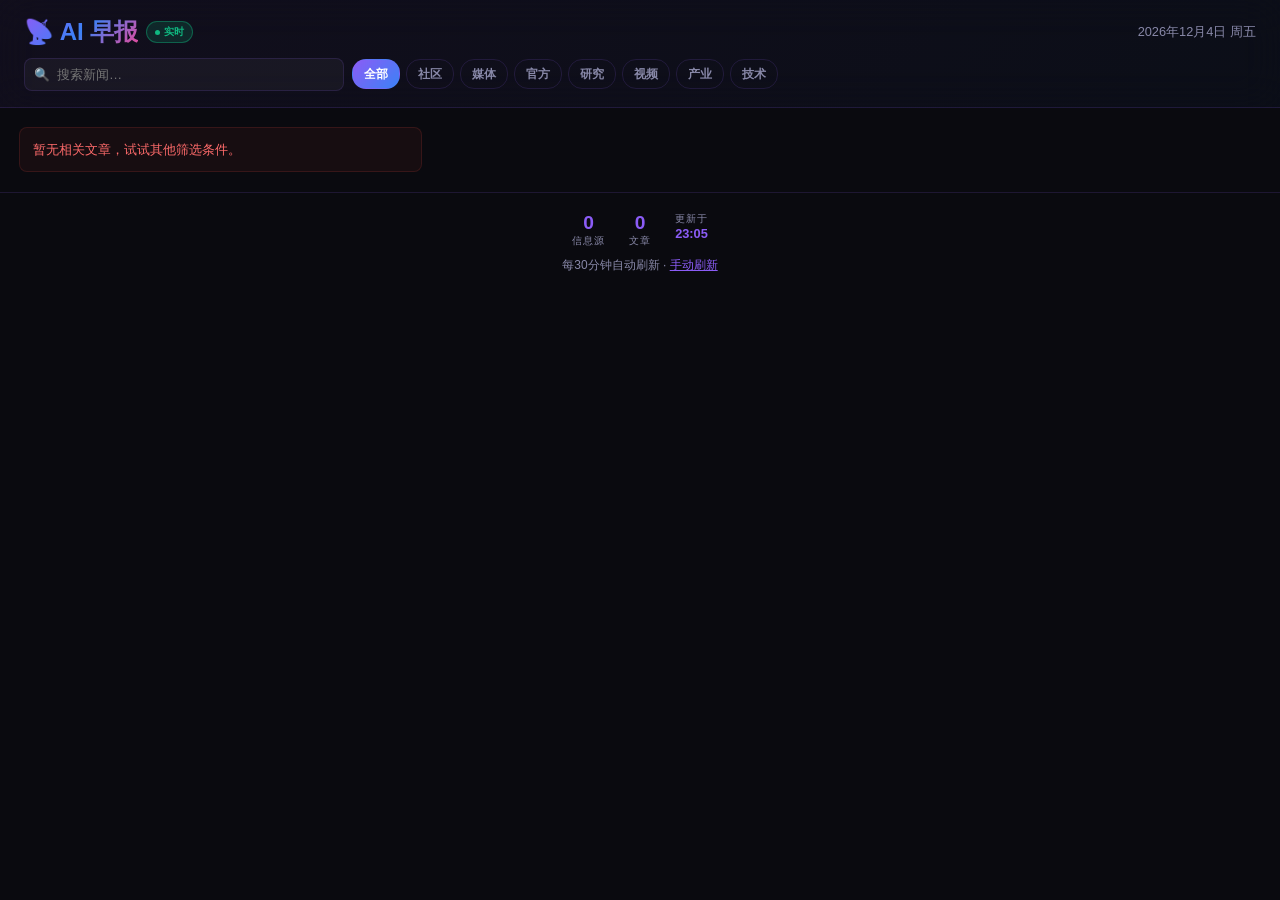
<file: ai-morning-news/web/index.html>
<!DOCTYPE html>
<html lang="zh-CN">
<head>
    <meta charset="UTF-8">
    <meta name="viewport" content="width=device-width, initial-scale=1.0">
    <title>AI 早报 · Morning Briefing</title>
    <style>
        * { margin: 0; padding: 0; box-sizing: border-box; }
        :root {
            --bg-dark: #0a0a0f;
            --bg-card: #14142a;
            --bg-card-hover: #1a1a3e;
            --text-primary: #e8e8f0;
            --text-secondary: #8888a8;
            --purple: #8b5cf6;
            --blue: #3b82f6;
            --accent: #ec4899;
            --green: #10b981;
            --orange: #f59e0b;
            --border: rgba(139, 92, 246, 0.15);
        }
        html, body {
            height: 100%;
            font-family: -apple-system, BlinkMacSystemFont, 'PingFang SC', 'Hiragino Sans GB', 'Microsoft YaHei', 'Segoe UI', Roboto, sans-serif;
            background-color: var(--bg-dark);
            color: var(--text-primary);
            overflow-x: hidden;
        }
        header {
            background: linear-gradient(135deg, rgba(139,92,246,0.06), rgba(59,130,246,0.04));
            border-bottom: 1px solid var(--border);
            padding: 1rem 1.5rem;
            position: sticky; top: 0; z-index: 100;
            backdrop-filter: blur(20px); -webkit-backdrop-filter: blur(20px);
        }
        .header-top { display: flex; justify-content: space-between; align-items: center; gap: 1rem; margin-bottom: 0.6rem; flex-wrap: wrap; }
        .logo-section { display: flex; align-items: center; gap: 0.5rem; }
        .title {
            font-size: 1.5rem; font-weight: 800;
            background: linear-gradient(135deg, var(--purple), var(--blue), var(--accent));
            -webkit-background-clip: text; -webkit-text-fill-color: transparent; background-clip: text;
        }
        .badge {
            display: inline-flex; align-items: center; gap: 0.25rem;
            background: rgba(16,185,129,0.15); border: 1px solid rgba(16,185,129,0.4);
            padding: 0.2rem 0.5rem; border-radius: 12px; font-size: 0.65rem; font-weight: 700; color: var(--green);
        }
        .pulse-dot { width: 5px; height: 5px; background: var(--green); border-radius: 50%; animation: pulse 2s ease-in-out infinite; }
        @keyframes pulse { 0%,100%{opacity:1} 50%{opacity:0.3} }
        .date-time { font-size: 0.8rem; color: var(--text-secondary); }
        .header-row { display: flex; gap: 0.5rem; align-items: center; flex-wrap: wrap; }
        .search-container { flex: 1; max-width: 320px; position: relative; }
        .search-box {
            width: 100%; background: rgba(255,255,255,0.04); border: 1px solid var(--border);
            padding: 0.5rem 0.7rem 0.5rem 2rem; border-radius: 8px; color: var(--text-primary); font-size: 0.82rem;
        }
        .search-box:focus { outline: none; border-color: var(--purple); box-shadow: 0 0 10px rgba(139,92,246,0.12); }
        .search-icon { position: absolute; left: 0.6rem; top: 50%; transform: translateY(-50%); color: var(--text-secondary); font-size: 0.8rem; }
        .filter-buttons { display: flex; gap: 0.35rem; overflow-x: auto; scrollbar-width: none; }
        .filter-buttons::-webkit-scrollbar { display: none; }
        .filter-btn {
            padding: 0.35rem 0.7rem; border: 1px solid var(--border); background: transparent;
            color: var(--text-secondary); border-radius: 14px; cursor: pointer; font-size: 0.75rem;
            font-weight: 600; flex-shrink: 0; white-space: nowrap;
        }
        .filter-btn:hover { border-color: var(--purple); color: var(--purple); }
        .filter-btn.active { background: linear-gradient(135deg, var(--purple), var(--blue)); border-color: transparent; color: white; }
        .container { max-width: 1400px; margin: 0 auto; padding: 1.2rem; }
        .columns { column-count: 3; column-gap: 1rem; }
        @media (max-width:1024px) { .columns { column-count: 2; } }
        @media (max-width:640px) { .columns { column-count: 1; } .title { font-size: 1.2rem; } .search-container { max-width: 100%; flex-basis: 100%; } }

        /* Cards */
        .card {
            background: var(--bg-card); border: 1px solid var(--border); border-radius: 14px;
            margin-bottom: 1rem; break-inside: avoid; overflow: hidden;
            animation: fadeIn 0.5s ease-out forwards; opacity: 0; cursor: pointer;
            transition: all 0.25s ease;
        }
        @keyframes fadeIn { from{opacity:0;transform:translateY(10px)} to{opacity:1;transform:translateY(0)} }
        .card:hover { border-color: rgba(139,92,246,0.3); background: var(--bg-card-hover); transform: translateY(-2px); box-shadow: 0 6px 24px rgba(139,92,246,0.08); }
        .card-image { width: 100%; height: 150px; object-fit: cover; display: block; }
        .card-body { padding: 0.9rem 1rem; }
        .card-header { display: flex; justify-content: space-between; align-items: center; margin-bottom: 0.5rem; gap: 0.3rem; }
        .source-badge {
            display: inline-flex; align-items: center; gap: 0.2rem; padding: 0.2rem 0.5rem;
            border-radius: 4px; font-size: 0.65rem; font-weight: 700; text-transform: uppercase; white-space: nowrap;
            background: rgba(139,92,246,0.1); color: var(--purple); border: 1px solid rgba(139,92,246,0.25);
        }
        .source-badge.hacker-news{--c:#FF6600;background:rgba(255,102,0,0.1);color:var(--c);border-color:rgba(255,102,0,0.25)}
        .source-badge.theverge{--c:#FA6400;background:rgba(250,100,0,0.1);color:var(--c);border-color:rgba(250,100,0,0.25)}
        .source-badge.openai{--c:#10A37F;background:rgba(16,163,127,0.1);color:var(--c);border-color:rgba(16,163,127,0.25)}
        .source-badge.anthropic{--c:#D4A574;background:rgba(212,165,116,0.1);color:var(--c);border-color:rgba(212,165,116,0.25)}
        .source-badge.google-ai{--c:#4285F4;background:rgba(66,133,244,0.1);color:var(--c);border-color:rgba(66,133,244,0.25)}
        .source-badge.huggingface{--c:#FFD21E;background:rgba(255,210,30,0.1);color:var(--c);border-color:rgba(255,210,30,0.25)}
        .source-badge.mit{--c:#2ECC71;background:rgba(46,204,113,0.1);color:var(--c);border-color:rgba(46,204,113,0.25)}
        .source-badge.arstechnica{--c:#E74C3C;background:rgba(231,76,60,0.1);color:var(--c);border-color:rgba(231,76,60,0.25)}
        .source-badge.aiexplained{--c:#FF0000;background:rgba(255,0,0,0.1);color:var(--c);border-color:rgba(255,0,0,0.25)}
        .source-badge.kr36{--c:#0066FF;background:rgba(0,102,255,0.1);color:var(--c);border-color:rgba(0,102,255,0.25)}
        .source-badge.sspai{--c:#DA282A;background:rgba(218,40,42,0.1);color:var(--c);border-color:rgba(218,40,42,0.25)}
        .card-time { font-size: 0.68rem; color: var(--text-secondary); white-space: nowrap; }
        .card-title { font-size: 0.92rem; font-weight: 700; line-height: 1.45; color: var(--text-primary); margin-bottom: 0.4rem; }
        .card-summary { font-size: 0.8rem; color: var(--text-secondary); line-height: 1.5; display: -webkit-box; -webkit-line-clamp: 3; -webkit-box-orient: vertical; overflow: hidden; }
        .card-keywords { display: flex; gap: 0.25rem; margin-top: 0.5rem; flex-wrap: wrap; }
        .card-keyword {
            font-size: 0.6rem; padding: 0.12rem 0.4rem; border-radius: 3px;
            background: rgba(59,130,246,0.08); color: var(--blue); border: 1px solid rgba(59,130,246,0.15);
        }

        /* Modal */
        .modal-overlay {
            position: fixed; top: 0; left: 0; right: 0; bottom: 0;
            background: rgba(0,0,0,0.88); z-index: 1000; display: none;
            align-items: flex-start; justify-content: center; padding: 2vh 1rem;
            backdrop-filter: blur(10px); -webkit-backdrop-filter: blur(10px); overflow-y: auto;
        }
        .modal-overlay.active { display: flex; }
        .modal {
            background: #111128; border: 1px solid rgba(139,92,246,0.2); border-radius: 16px;
            width: 100%; max-width: 720px; margin: auto; animation: modalIn 0.25s ease;
        }
        @keyframes modalIn { from{opacity:0;transform:scale(0.97)} to{opacity:1;transform:scale(1)} }
        .modal-image { width: 100%; max-height: 300px; object-fit: cover; border-radius: 16px 16px 0 0; }
        .modal-body { padding: 1.3rem 1.5rem; }
        .modal-header { display: flex; justify-content: space-between; align-items: flex-start; gap: 0.6rem; margin-bottom: 0.8rem; }
        .modal-source-info { display: flex; align-items: center; gap: 0.5rem; }
        .modal-close {
            width: 30px; height: 30px; border: 1px solid var(--border); background: rgba(255,255,255,0.04);
            color: var(--text-secondary); border-radius: 8px; cursor: pointer; font-size: 1rem;
            display: flex; align-items: center; justify-content: center; flex-shrink: 0;
        }
        .modal-close:hover { background: rgba(255,255,255,0.08); color: white; }
        .modal-title { font-size: 1.2rem; font-weight: 800; line-height: 1.4; margin-bottom: 0.8rem; color: var(--text-primary); }
        .modal-meta { font-size: 0.75rem; color: var(--text-secondary); margin-bottom: 1rem; display: flex; gap: 0.8rem; flex-wrap: wrap; }

        /* Key Points Section */
        .key-points {
            background: rgba(139,92,246,0.04); border: 1px solid rgba(139,92,246,0.12);
            border-radius: 12px; padding: 1rem 1.2rem; margin-bottom: 1rem;
        }
        .key-points-header { display: flex; align-items: center; gap: 0.4rem; margin-bottom: 0.7rem; }
        .key-points-icon { font-size: 1rem; }
        .key-points-label { font-size: 0.72rem; font-weight: 700; color: var(--purple); text-transform: uppercase; letter-spacing: 1px; }
        .key-point {
            display: flex; align-items: flex-start; gap: 0.5rem; margin-bottom: 0.5rem;
            font-size: 0.85rem; line-height: 1.55; color: var(--text-primary);
        }
        .key-point:last-child { margin-bottom: 0; }
        .key-point-bullet {
            width: 6px; height: 6px; min-width: 6px; border-radius: 50%; margin-top: 0.45rem;
            background: linear-gradient(135deg, var(--purple), var(--blue));
        }

        /* Keywords Cloud */
        .keywords-cloud {
            display: flex; flex-wrap: wrap; gap: 0.35rem; margin-bottom: 1rem;
        }
        .keyword-tag {
            font-size: 0.7rem; padding: 0.2rem 0.55rem; border-radius: 10px;
            font-weight: 600; cursor: default;
        }
        .keyword-tag.tech { background: rgba(139,92,246,0.1); color: var(--purple); border: 1px solid rgba(139,92,246,0.2); }
        .keyword-tag.company { background: rgba(59,130,246,0.1); color: var(--blue); border: 1px solid rgba(59,130,246,0.2); }
        .keyword-tag.topic { background: rgba(236,72,153,0.1); color: var(--accent); border: 1px solid rgba(236,72,153,0.2); }
        .keyword-tag.general { background: rgba(16,185,129,0.1); color: var(--green); border: 1px solid rgba(16,185,129,0.2); }

        /* Mind Map Section */
        .mind-map {
            background: rgba(59,130,246,0.03); border: 1px solid rgba(59,130,246,0.1);
            border-radius: 12px; padding: 1rem 1.2rem; margin-bottom: 1rem;
        }
        .mind-map-header { display: flex; align-items: center; gap: 0.4rem; margin-bottom: 0.7rem; }
        .mind-map-label { font-size: 0.72rem; font-weight: 700; color: var(--blue); text-transform: uppercase; letter-spacing: 1px; }
        .mind-node {
            padding: 0.4rem 0.7rem; border-radius: 8px; margin-bottom: 0.4rem;
            font-size: 0.82rem; line-height: 1.4;
        }
        .mind-node.center {
            background: linear-gradient(135deg, rgba(139,92,246,0.15), rgba(59,130,246,0.15));
            border: 1px solid rgba(139,92,246,0.25); color: var(--text-primary); font-weight: 700;
            text-align: center; margin-bottom: 0.6rem;
        }
        .mind-branch { margin-left: 1.2rem; border-left: 2px solid rgba(139,92,246,0.2); padding-left: 0.8rem; }
        .mind-node.leaf {
            background: rgba(255,255,255,0.03); color: var(--text-secondary);
            border: 1px solid rgba(255,255,255,0.05);
        }
        .mind-node.leaf::before { content: '→ '; color: var(--purple); font-weight: 700; }

        /* Full content area */
        .modal-content-area { font-size: 0.85rem; line-height: 1.7; color: var(--text-secondary); margin-bottom: 1rem; }
        .modal-content-area img { max-width: 100%; border-radius: 8px; margin: 0.6rem 0; }
        .modal-actions { display: flex; gap: 0.5rem; flex-wrap: wrap; }
        .modal-link {
            display: inline-flex; align-items: center; gap: 0.3rem; padding: 0.5rem 1rem;
            background: linear-gradient(135deg, var(--purple), var(--blue)); color: white;
            text-decoration: none; border-radius: 8px; font-size: 0.82rem; font-weight: 600;
        }
        .modal-link:hover { transform: translateY(-1px); box-shadow: 0 4px 12px rgba(139,92,246,0.25); }

        /* Loading / Footer */
        .loading { display: flex; flex-direction: column; align-items: center; justify-content: center; height: 300px; gap: 0.8rem; }
        .spinner { width: 32px; height: 32px; border: 3px solid rgba(139,92,246,0.12); border-top: 3px solid var(--purple); border-radius: 50%; animation: spin 0.8s linear infinite; }
        @keyframes spin { to{transform:rotate(360deg)} }
        .loading-text { color: var(--text-secondary); font-size: 0.82rem; }
        .trans-loading { color: var(--accent); font-size: 0.78rem; animation: blink 1s infinite; }
        @keyframes blink { 0%,100%{opacity:1} 50%{opacity:0.4} }
        .error { background: rgba(231,76,60,0.06); border: 1px solid rgba(231,76,60,0.15); color: #FF6B6B; padding: 0.8rem; border-radius: 8px; font-size: 0.82rem; }
        footer { border-top: 1px solid var(--border); padding: 1.2rem; text-align: center; color: var(--text-secondary); font-size: 0.75rem; }
        .footer-stats { display: flex; justify-content: center; gap: 1.5rem; margin-bottom: 0.6rem; }
        .stat { display: flex; flex-direction: column; align-items: center; }
        .stat-value { font-size: 1.2rem; font-weight: 700; color: var(--purple); }
        .stat-label { font-size: 0.65rem; text-transform: uppercase; letter-spacing: 1px; }
        .hidden { display: none !important; }
        ::-webkit-scrollbar { width: 5px; }
        ::-webkit-scrollbar-track { background: transparent; }
        ::-webkit-scrollbar-thumb { background: rgba(139,92,246,0.25); border-radius: 3px; }
    </style>
</head>
<body>
    <header>
        <div class="header-top">
            <div class="logo-section">
                <div class="title">📡 AI 早报</div>
                <span class="badge"><span class="pulse-dot"></span> 实时</span>
            </div>
            <div class="date-time" id="dateTime"></div>
        </div>
        <div class="header-row">
            <div class="search-container">
                <span class="search-icon">🔍</span>
                <input type="text" class="search-box" id="searchBox" placeholder="搜索新闻…">
            </div>
            <div class="filter-buttons" id="filterButtons">
                <button class="filter-btn active" data-filter="all">全部</button>
                <button class="filter-btn" data-filter="community">社区</button>
                <button class="filter-btn" data-filter="media">媒体</button>
                <button class="filter-btn" data-filter="official">官方</button>
                <button class="filter-btn" data-filter="research">研究</button>
                <button class="filter-btn" data-filter="video">视频</button>
                <button class="filter-btn" data-filter="industry">产业</button>
                <button class="filter-btn" data-filter="tech">技术</button>
            </div>
        </div>
    </header>

    <div class="container">
        <div class="columns" id="newsContainer">
            <div class="loading"><div class="spinner"></div><p class="loading-text">正在获取 AI 资讯…</p></div>
        </div>
    </div>

    <footer>
        <div class="footer-stats">
            <div class="stat"><div class="stat-value" id="sourceCount">0</div><div class="stat-label">信息源</div></div>
            <div class="stat"><div class="stat-value" id="articleCount">0</div><div class="stat-label">文章</div></div>
            <div class="stat"><div class="stat-label">更新于</div><div class="stat-value" style="font-size:0.8rem;" id="lastUpdate">刚刚</div></div>
        </div>
        <p>每30分钟自动刷新 · <a href="#" style="color:var(--purple);" onclick="clearCacheAndReload();return false;">手动刷新</a></p>
    </footer>

    <div class="modal-overlay" id="modalOverlay">
        <div class="modal" id="modal">
            <img class="modal-image hidden" id="modalImage" alt="">
            <div class="modal-body">
                <div class="modal-header">
                    <div class="modal-source-info">
                        <span class="source-badge" id="modalBadge"></span>
                        <span class="card-time" id="modalTime"></span>
                    </div>
                    <button class="modal-close" id="modalClose">✕</button>
                </div>
                <div class="modal-title" id="modalTitle"></div>
                <div class="modal-meta" id="modalMeta"></div>
                <div id="modalKeyPoints"></div>
                <div id="modalKeywords"></div>
                <div id="modalMindMap"></div>
                <div class="modal-content-area" id="modalContent"></div>
                <div class="modal-actions">
                    <a class="modal-link" id="modalLink" target="_blank" rel="noopener">🔗 阅读原文</a>
                </div>
            </div>
        </div>
    </div>

    <script>
        const RSS_SOURCES = [
            { id:'hacker-news', name:'Hacker News', url:'https://news.ycombinator.com/rss', icon:'🔥', category:'community', lang:'en' },
            { id:'theverge', name:'The Verge AI', url:'https://www.theverge.com/rss/ai-artificial-intelligence/index.xml', icon:'⚡', category:'media', lang:'en' },
            { id:'openai', name:'OpenAI', url:'https://openai.com/blog/rss.xml', icon:'🤖', category:'official', lang:'en' },
            { id:'anthropic', name:'Anthropic', url:'https://raw.githubusercontent.com/taobojlen/anthropic-rss-feed/main/anthropic_news_rss.xml', icon:'🧠', category:'official', lang:'en' },
            { id:'google-ai', name:'Google AI', url:'https://blog.google/technology/ai/rss/', icon:'🔷', category:'official', lang:'en' },
            { id:'huggingface', name:'Hugging Face', url:'https://huggingface.co/blog/feed.xml', icon:'🤗', category:'community', lang:'en' },
            { id:'mit', name:'MIT Tech Review', url:'https://www.technologyreview.com/feed/', icon:'🎓', category:'research', lang:'en' },
            { id:'arstechnica', name:'Ars Technica', url:'https://feeds.arstechnica.com/arstechnica/features', icon:'📰', category:'media', lang:'en' },
            { id:'aiexplained', name:'AI Explained', url:'https://www.youtube.com/feeds/videos.xml?channel_id=UCNJ1Ymd5yFuUPtn21xtRbbw', icon:'🎬', category:'video', lang:'en' },
            { id:'kr36', name:'36氪', url:'https://36kr.com/feed', icon:'💼', category:'industry', lang:'zh' },
            { id:'sspai', name:'少数派', url:'https://sspai.com/feed', icon:'📱', category:'tech', lang:'zh' }
        ];

        const CORS_PROXY = 'https://api.allorigins.win/raw?url=';
        const CACHE_KEY = 'ai-briefing-v3';
        const CACHE_TIME = 30 * 60 * 1000;

        let allArticles = [];
        let currentFilter = 'all';
        let currentSearch = '';
        let transCache = JSON.parse(localStorage.getItem('trans-cache') || '{}');

        // ===== Google Translate =====
        async function googleTranslate(text, from='en', to='zh-CN') {
            if (!text || text.length < 2) return text;
            const key = text.substring(0, 120);
            if (transCache[key]) return transCache[key];
            try {
                const url = `https://translate.googleapis.com/translate_a/single?client=gtx&sl=${from}&tl=${to}&dt=t&q=${encodeURIComponent(text)}`;
                const proxyUrl = CORS_PROXY + encodeURIComponent(url);
                const resp = await fetch(proxyUrl);
                const data = await resp.json();
                let result = '';
                if (Array.isArray(data) && Array.isArray(data[0])) {
                    data[0].forEach(seg => { if (seg[0]) result += seg[0]; });
                }
                if (result) {
                    transCache[key] = result;
                    // Persist cache (keep it under 200 entries)
                    const keys = Object.keys(transCache);
                    if (keys.length > 200) { delete transCache[keys[0]]; }
                    try { localStorage.setItem('trans-cache', JSON.stringify(transCache)); } catch(e) {}
                    return result;
                }
            } catch (e) { console.error('Translation error:', e); }
            return text;
        }

        // ===== Smart Summary =====
        function smartTruncate(text, maxLen) {
            if (!text || text.length <= maxLen) return text;
            // Chinese sentence enders: 。！？；
            // English: . ! ? ;
            const endings = ['。', '！', '？', '；', '. ', '! ', '? '];
            let bestCut = -1;
            for (const end of endings) {
                let pos = text.lastIndexOf(end, maxLen);
                if (pos > maxLen * 0.4 && pos > bestCut) {
                    bestCut = pos + end.length;
                }
            }
            if (bestCut > 0) return text.substring(0, bestCut).trim();
            // Fallback: cut at last space
            const spacePos = text.lastIndexOf(' ', maxLen);
            if (spacePos > maxLen * 0.5) return text.substring(0, spacePos).trim() + '…';
            return text.substring(0, maxLen).trim() + '…';
        }

        function extractKeyPoints(text) {
            if (!text || text.length < 50) return [];
            // Split into sentences
            const sentences = text.split(/(?<=[。！？\.\!\?])\s*/).filter(s => s.length > 10);
            // Pick top 3-5 most informative sentences
            const scored = sentences.map(s => ({
                text: s.trim(),
                score: s.length +
                    (s.match(/AI|人工智能|模型|发布|推出|更新|研究|技术|数据|用户|开源|GPT|Claude|Gemini|LLM/gi) || []).length * 20
            }));
            scored.sort((a, b) => b.score - a.score);
            return scored.slice(0, 4).map(s => smartTruncate(s.text, 120));
        }

        const AI_KEYWORDS = {
            tech: ['GPT', 'Claude', 'Gemini', 'LLM', 'Transformer', 'RAG', 'Agent', 'API', 'SDK', 'Fine-tuning', 'RLHF', 'Token', 'Embedding', 'Diffusion', 'LoRA', 'BERT', 'Llama', 'Mistral', 'Qwen', 'DeepSeek'],
            company: ['OpenAI', 'Anthropic', 'Google', 'Meta', 'Microsoft', 'Apple', 'NVIDIA', 'AMD', 'Hugging Face', 'Stability AI', 'Midjourney', 'xAI', '百度', '阿里', '字节', '腾讯', '华为'],
            topic: ['开源', '安全', '对齐', '多模态', '推理', '训练', '部署', '芯片', '算力', '数据', '隐私', '版权', '监管', 'AGI', '自动驾驶', '机器人', '医疗', '教育']
        };

        function extractKeywords(text) {
            if (!text) return [];
            const found = [];
            const lowerText = text.toLowerCase();
            for (const [category, words] of Object.entries(AI_KEYWORDS)) {
                for (const word of words) {
                    if (lowerText.includes(word.toLowerCase())) {
                        found.push({ word, category });
                    }
                }
            }
            return found.slice(0, 8);
        }

        function buildMindMap(title, keyPoints) {
            if (keyPoints.length < 2) return '';
            const centerText = smartTruncate(title, 40);
            const branches = keyPoints.map(p => `<div class="mind-node leaf">${smartTruncate(p, 80)}</div>`).join('');
            return `<div class="mind-map">
                <div class="mind-map-header"><span>🧠</span><span class="mind-map-label">内容脉络</span></div>
                <div class="mind-node center">${centerText}</div>
                <div class="mind-branch">${branches}</div>
            </div>`;
        }

        // ===== Utils =====
        function updateDateTime() {
            const n = new Date();
            const d = ['日','一','二','三','四','五','六'];
            document.getElementById('dateTime').textContent = `${n.getFullYear()}年${n.getMonth()+1}月${n.getDate()}日 周${d[n.getDay()]}`;
        }

        function getRelativeTime(dateStr) {
            try {
                const diff = Date.now() - new Date(dateStr).getTime();
                const m = Math.floor(diff/60000), h = Math.floor(diff/3600000), d = Math.floor(diff/86400000);
                if (m < 1) return '刚刚';
                if (m < 60) return m+'分钟前';
                if (h < 24) return h+'小时前';
                if (d < 7) return d+'天前';
                return new Date(dateStr).toLocaleDateString('zh-CN');
            } catch(e) { return ''; }
        }

        function stripHtml(html) {
            const t = document.createElement('div');
            t.innerHTML = html;
            return t.textContent || '';
        }

        function extractImages(html) {
            const imgs = [], t = document.createElement('div');
            t.innerHTML = html;
            t.querySelectorAll('img').forEach(img => {
                const src = img.getAttribute('src');
                if (src && !src.includes('tracking') && !src.includes('pixel') && !src.includes('1x1') && !src.includes('spacer')) imgs.push(src);
            });
            return [...new Set(imgs)].slice(0, 5);
        }

        // ===== RSS Parsing =====
        function parseRssFeed(xml, source) {
            const articles = [];
            const parser = new DOMParser();
            const doc = parser.parseFromString(xml, 'text/xml');
            if (doc.getElementsByTagName('parsererror').length) return articles;
            const isAtom = doc.documentElement.tagName === 'feed';
            const items = isAtom ? doc.querySelectorAll('entry') : doc.querySelectorAll('item');

            items.forEach(item => {
                try {
                    let title, link, description, contentHtml = '', pubDate, images = [];
                    if (isAtom) {
                        title = item.querySelector('title')?.textContent || '';
                        link = item.querySelector('link[rel="alternate"]')?.getAttribute('href') || item.querySelector('link')?.getAttribute('href') || '';
                        const content = item.querySelector('content')?.textContent || '';
                        description = item.querySelector('summary')?.textContent || content;
                        contentHtml = content || description;
                        pubDate = item.querySelector('published')?.textContent || item.querySelector('updated')?.textContent || new Date().toISOString();
                    } else {
                        title = item.querySelector('title')?.textContent || '';
                        link = item.querySelector('link')?.textContent || '';
                        description = item.querySelector('description')?.textContent || '';
                        const encoded = item.getElementsByTagNameNS('*','encoded')[0]?.textContent;
                        contentHtml = encoded || description;
                        pubDate = item.querySelector('pubDate')?.textContent || new Date().toISOString();
                        const mc = item.getElementsByTagNameNS('*','content')[0];
                        const mt = item.getElementsByTagNameNS('*','thumbnail')[0];
                        if (mc?.getAttribute('url') && mc.getAttribute('medium')!=='document') images.push(mc.getAttribute('url'));
                        if (mt?.getAttribute('url')) images.push(mt.getAttribute('url'));
                        const enc = item.querySelector('enclosure[type^="image"]');
                        if (enc?.getAttribute('url')) images.push(enc.getAttribute('url'));
                    }
                    if (contentHtml) images = images.concat(extractImages(contentHtml));
                    if (title && link) {
                        const fullText = stripHtml(contentHtml || description);
                        const summary = smartTruncate(fullText, 400);
                        articles.push({
                            title: title.trim(), link: link.trim(), summary, fullText,
                            contentHtml, images: [...new Set(images)].slice(0,5),
                            pubDate: new Date(pubDate), source,
                            titleCn: null, summaryCn: null, keyPointsCn: null
                        });
                    }
                } catch(e) {}
            });
            return articles;
        }

        // ===== Fetch & Translate =====
        async function fetchFeed(source) {
            try {
                const resp = await fetch(CORS_PROXY + encodeURIComponent(source.url));
                if (!resp.ok) throw new Error(`HTTP ${resp.status}`);
                return parseRssFeed(await resp.text(), source);
            } catch(e) { console.error(`Failed: ${source.name}`, e); return []; }
        }

        async function translateArticle(article) {
            if (article.source.lang === 'zh') {
                article.titleCn = article.title;
                article.summaryCn = article.summary;
                return;
            }
            if (article.titleCn) return; // already done
            try {
                article.titleCn = await googleTranslate(article.title);
                const textForSummary = article.fullText ? article.fullText.substring(0, 1500) : article.summary;
                article.summaryCn = await googleTranslate(smartTruncate(textForSummary, 600));
            } catch(e) {
                article.titleCn = article.title;
                article.summaryCn = article.summary;
            }
        }

        async function loadAllFeeds() {
            const container = document.getElementById('newsContainer');
            container.innerHTML = '<div class="loading"><div class="spinner"></div><p class="loading-text">正在获取 AI 资讯…</p></div>';

            const cached = sessionStorage.getItem(CACHE_KEY);
            const cacheTime = sessionStorage.getItem(CACHE_KEY+'_time');
            if (cached && cacheTime && (Date.now()-parseInt(cacheTime)) < CACHE_TIME) {
                allArticles = JSON.parse(cached).map(a => ({...a, pubDate: new Date(a.pubDate)}));
                renderArticles();
                return;
            }

            const results = await Promise.allSettled(RSS_SOURCES.map(s => fetchFeed(s)));
            allArticles = [];
            let sc = 0;
            results.forEach(r => { if (r.status==='fulfilled') { allArticles.push(...r.value); if (r.value.length) sc++; } });
            allArticles.sort((a,b) => b.pubDate - a.pubDate);

            // Translate all articles in parallel (batch of 3)
            container.innerHTML = '<div class="loading"><div class="spinner"></div><p class="loading-text">正在翻译为中文…</p></div>';
            for (let i = 0; i < allArticles.length; i += 3) {
                const batch = allArticles.slice(i, i+3);
                await Promise.allSettled(batch.map(a => translateArticle(a)));
            }

            sessionStorage.setItem(CACHE_KEY, JSON.stringify(allArticles.map(a => ({...a, pubDate: a.pubDate.toISOString()}))));
            sessionStorage.setItem(CACHE_KEY+'_time', String(Date.now()));
            renderArticles();
            updateStats(sc);
        }

        function clearCacheAndReload() {
            sessionStorage.removeItem(CACHE_KEY);
            sessionStorage.removeItem(CACHE_KEY+'_time');
            loadAllFeeds();
        }

        // ===== Render =====
        function renderArticles() {
            const container = document.getElementById('newsContainer');
            let filtered = allArticles;
            if (currentFilter !== 'all') filtered = filtered.filter(a => a.source.category === currentFilter);
            if (currentSearch) {
                const q = currentSearch.toLowerCase();
                filtered = filtered.filter(a =>
                    (a.titleCn||a.title).toLowerCase().includes(q) ||
                    (a.summaryCn||a.summary).toLowerCase().includes(q)
                );
            }
            if (!filtered.length) {
                container.innerHTML = '<div class="error">暂无相关文章，试试其他筛选条件。</div>';
                return;
            }

            container.innerHTML = filtered.map((a, i) => {
                const time = getRelativeTime(a.pubDate.toISOString());
                const title = a.titleCn || a.title;
                const summary = a.summaryCn || a.summary;
                const keywords = extractKeywords(a.title + ' ' + a.summary);
                const kwHtml = keywords.slice(0,3).map(k => `<span class="card-keyword">${k.word}</span>`).join('');

                return `<div class="card" style="animation-delay:${Math.min(i*35,700)}ms" onclick="openModal(${i})">
                    ${a.images?.length ? `<img class="card-image" src="${a.images[0]}" alt="" loading="lazy" onerror="this.style.display='none'">` : ''}
                    <div class="card-body">
                        <div class="card-header">
                            <span class="source-badge ${a.source.id}">${a.source.icon} ${a.source.name}</span>
                            <span class="card-time">${time}</span>
                        </div>
                        <div class="card-title">${title}</div>
                        ${summary ? `<div class="card-summary">${smartTruncate(summary, 120)}</div>` : ''}
                        ${kwHtml ? `<div class="card-keywords">${kwHtml}</div>` : ''}
                    </div>
                </div>`;
            }).join('');
            document.getElementById('articleCount').textContent = filtered.length;
        }

        function updateStats(sc) {
            document.getElementById('sourceCount').textContent = sc;
            document.getElementById('articleCount').textContent = allArticles.length;
            document.getElementById('lastUpdate').textContent = new Date().toLocaleTimeString('zh-CN',{hour:'2-digit',minute:'2-digit'});
        }

        // ===== Modal =====
        function openModal(index) {
            const a = allArticles[index];
            if (!a) return;
            const overlay = document.getElementById('modalOverlay');
            const imgEl = document.getElementById('modalImage');

            if (a.images?.length) { imgEl.src = a.images[0]; imgEl.classList.remove('hidden'); imgEl.onerror=()=>imgEl.classList.add('hidden'); }
            else imgEl.classList.add('hidden');

            const badge = document.getElementById('modalBadge');
            badge.className = 'source-badge ' + a.source.id;
            badge.innerHTML = `${a.source.icon} ${a.source.name}`;
            document.getElementById('modalTime').textContent = getRelativeTime(a.pubDate.toISOString());

            // Title - always Chinese
            document.getElementById('modalTitle').textContent = a.titleCn || a.title;

            // Meta
            document.getElementById('modalMeta').innerHTML =
                `<span>📅 ${a.pubDate.toLocaleDateString('zh-CN',{year:'numeric',month:'long',day:'numeric'})}</span><span>📂 ${a.source.name}</span>`;

            // Key Points
            const summaryText = a.summaryCn || a.summaryCn || a.fullText || a.summary;
            const keyPoints = extractKeyPoints(summaryText);
            if (keyPoints.length >= 2) {
                document.getElementById('modalKeyPoints').innerHTML = `<div class="key-points">
                    <div class="key-points-header"><span class="key-points-icon">📌</span><span class="key-points-label">核心要点</span></div>
                    ${keyPoints.map(p => `<div class="key-point"><div class="key-point-bullet"></div><div>${p}</div></div>`).join('')}
                </div>`;
            } else {
                // Show as single summary block
                document.getElementById('modalKeyPoints').innerHTML = summaryText ?
                    `<div class="key-points">
                        <div class="key-points-header"><span class="key-points-icon">📝</span><span class="key-points-label">内容摘要</span></div>
                        <div style="font-size:0.85rem;line-height:1.6;color:var(--text-primary)">${summaryText}</div>
                    </div>` : '';
            }

            // Keywords
            const keywords = extractKeywords((a.titleCn||a.title) + ' ' + (a.summaryCn||a.summary) + ' ' + a.title + ' ' + a.summary);
            if (keywords.length) {
                document.getElementById('modalKeywords').innerHTML = `<div class="keywords-cloud">
                    ${keywords.map(k => `<span class="keyword-tag ${k.category}">${k.word}</span>`).join('')}
                </div>`;
            } else {
                document.getElementById('modalKeywords').innerHTML = '';
            }

            // Mind Map
            if (keyPoints.length >= 3) {
                document.getElementById('modalMindMap').innerHTML = buildMindMap(a.titleCn || a.title, keyPoints);
            } else {
                document.getElementById('modalMindMap').innerHTML = '';
            }

            // Additional images
            const contentEl = document.getElementById('modalContent');
            if (a.images && a.images.length > 1) {
                contentEl.innerHTML = a.images.slice(1,4).map(src =>
                    `<img src="${src}" style="max-width:100%;border-radius:8px;margin:0.3rem 0;" loading="lazy" onerror="this.style.display='none'">`
                ).join('');
            } else {
                contentEl.innerHTML = '';
            }

            document.getElementById('modalLink').href = a.link;
            overlay.classList.add('active');
            document.body.style.overflow = 'hidden';
            overlay.scrollTop = 0;
        }

        function closeModal() {
            document.getElementById('modalOverlay').classList.remove('active');
            document.body.style.overflow = '';
        }

        // ===== Events =====
        document.querySelectorAll('.filter-btn').forEach(btn => {
            btn.addEventListener('click', () => {
                document.querySelectorAll('.filter-btn').forEach(b => b.classList.remove('active'));
                btn.classList.add('active');
                currentFilter = btn.dataset.filter;
                renderArticles();
            });
        });

        document.getElementById('searchBox').addEventListener('input', e => {
            currentSearch = e.target.value;
            renderArticles();
        });

        document.addEventListener('keydown', e => {
            if (e.key === '/' && document.activeElement.tagName !== 'INPUT') { e.preventDefault(); document.getElementById('searchBox').focus(); }
            if (e.key === 'Escape') {
                if (document.getElementById('modalOverlay').classList.contains('active')) closeModal();
                else { document.getElementById('searchBox').value = ''; currentSearch = ''; renderArticles(); }
            }
        });

        document.getElementById('modalClose').addEventListener('click', closeModal);
        document.getElementById('modalOverlay').addEventListener('click', e => { if (e.target === e.currentTarget) closeModal(); });

        updateDateTime();
        setInterval(updateDateTime, 60000);
        loadAllFeeds();
        setInterval(loadAllFeeds, CACHE_TIME);
    </script>
</body>
</html>
</file>
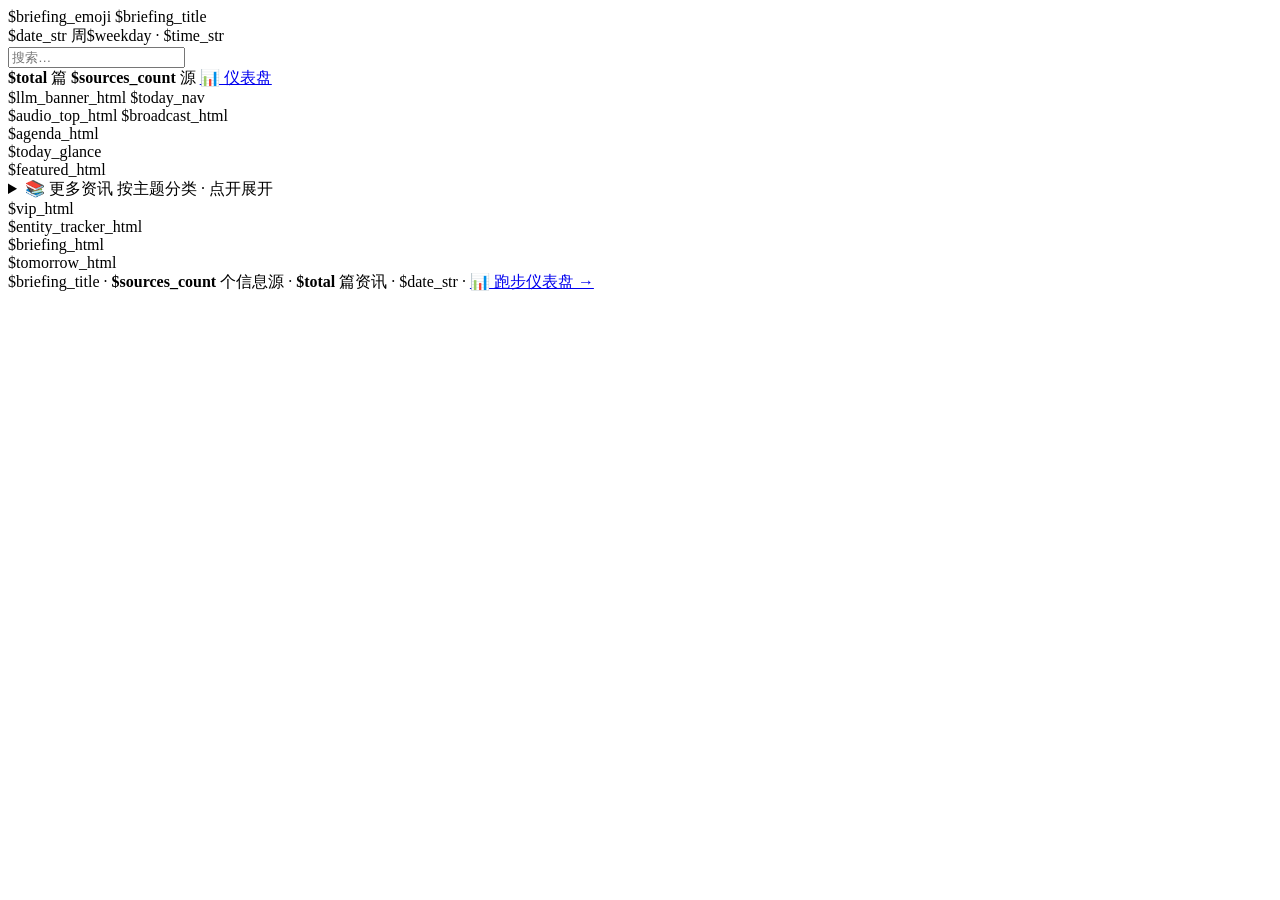
<file: ai-morning-news/templates/page.html>
<!DOCTYPE html>
<html lang="zh-CN">
<head>
<meta charset="UTF-8">
<meta name="viewport" content="width=device-width, initial-scale=1.0">
<!-- 不发 referer：huxiucdn 等中文 CDN 用 referer 防盗链；从 github.io
     打开页面时浏览器自带的 referer 会被拒 (403)，导致卡片图加载失败
     留下大块空白。 -->
<meta name="referrer" content="no-referrer">
<meta name="description" content="$meta_description">
<meta name="robots" content="index,follow">
<meta property="og:type" content="website">
<meta property="og:locale" content="zh_CN">
<meta property="og:title" content="$briefing_title · $date_str">
<meta property="og:description" content="$meta_description">
<meta property="og:site_name" content="$briefing_title">
<meta name="twitter:card" content="summary">
<meta name="twitter:title" content="$briefing_title · $date_str">
<meta name="twitter:description" content="$meta_description">
<title>$briefing_title · $date_str</title>
<link rel="preconnect" href="https://fonts.googleapis.com">
<link href="https://fonts.googleapis.com/css2?family=Noto+Sans+SC:wght@400;500;700&family=Noto+Serif+SC:wght@600;700&family=Inter:wght@400;500;600;700&display=swap" rel="stylesheet">
<style>
$css_content
</style>
</head>
<body>

<!-- Header -->
<header class="header">
<div class="header-inner">
    <div class="h-title">$briefing_emoji $briefing_title</div>
    <div class="h-date">$date_str 周$weekday · $time_str</div>
    <div class="search-wrap">
        <input type="text" class="search-box" id="searchBox" placeholder="搜索…" aria-label="搜索">
    </div>
    <div class="h-stats">
        <span><b>$total</b> 篇</span>
        <span><b>$sources_count</b> 源</span>
        <a href="archive/dashboard.html" class="h-dashboard-link" title="查看跑步仪表盘 — 历史趋势 / 信息源健康 / 重要事件清单">📊 仪表盘</a>
    </div>
</div>
</header>

<!-- LLM coverage banner (rendered only when coverage < 50%) -->
$llm_banner_html

<!-- 今日导览：一眼可记的版块地图 + 跳转(sticky, 滚动高亮当前板块) -->
$today_nav

<!-- 🎙 今日口播(主锚, 2026-06-14 提到最前): 播放器 + 默认展开的文字稿。
     读/听这一篇 ≈ 掌握全天 80%; 想要细节再往下翻各版块。缺音频时 onerror 自动隐藏播放器 -->
<section id="sec-broadcast" class="page-sec">
$audio_top_html
$broadcast_html
</section>

<!-- 📅 今日议程预告(仅早报): 前瞻导航"今天值得盯什么"。晚报此处为空。 -->
<section id="sec-agenda" class="page-sec">
$agenda_html
</section>

<!-- 标签筛选状态条：点卡片上的层面/主题标签即筛选，仅在筛选时显示，点此清除 -->
<div id="filter-active" class="filter-active" hidden></div>

<!-- 跨期历史搜索结果：搜索词 ≥2 字时从 archive/data/search-*.jsonl 懒加载匹配往期事件 -->
<div id="history-results" class="history-results" hidden></div>

<!-- ⚡ 今日速览：一行一条 TL;DR，30 秒扫完全天；点任一条开对应事件 -->
<section id="sec-glance" class="page-sec">
$today_glance
</section>

<!-- ② 今日必读（importance≥3，按主题分组） -->
<section id="sec-featured" class="page-sec">
$featured_html
</section>

<!-- ④ 更多资讯（importance<3）。默认折叠(2026-06-14): 首屏只留编辑层(口播+速览+必读),
     更多资讯点开才看 —— "默认看到的就是被做过减法的"。早报留更多条(导航)、晚报更少(精选)。 -->
<section id="sec-more" class="page-sec">
<details class="more-collapse">
<summary class="grid-section-header">
    <span class="grid-section-title">📚 更多资讯</span>
    <span class="grid-section-meta">按主题分类 · 点开展开</span>
</summary>
<!-- id="grid" 是 script.js bindCardClick(getElementById('grid')) 必须的，少了它点击 modal 会失效 -->
<div id="grid" class="grid" aria-label="资讯列表">
$cards_html
</div>
</details>
</section>

<!-- ⑤ 大V 动态：X-* / YouTube 等社交媒体条目（importance<4 但仍值得展示） -->
<section id="sec-vip" class="page-sec">
$vip_html
</section>

<!-- ⑥ 实体追踪 (P1) — 30 天动态时间线入口(全球, 含中国厂商) -->
<section id="sec-entity" class="page-sec">
$entity_tracker_html
</section>

<!-- 突发已并入早晚报正文(12h 报道一次足够实时), 不再做独立版块/实时 banner -->

<!-- ① 今日判断(2026-06-14 移到最后): 口播已含观点, 判断作为"想深入再看"的最后一层;
     只发布说得准的(低置信/与新闻不符的不发, 见 llm_analyzer.generate_digest) -->
<section id="sec-judgment" class="page-sec">
$briefing_html
</section>

<!-- 🔭 明日预告(仅晚报): 复盘收束后给"明天接着看什么"。早报此处为空。 -->
<section id="sec-tomorrow" class="page-sec">
$tomorrow_html
</section>

<!-- Modal -->
<div class="modal-overlay" id="modalOverlay" role="dialog" aria-modal="true" aria-labelledby="modalContent" onclick="if(event.target===this)closeModal()">
<div class="modal" id="modalContent"></div>
</div>

<!-- 阅后即焚：toggle 按钮（已读 ≥1 条时显示）。点开看的卡片自动隐藏，要看回历史去仪表盘 -->
<button id="readToggle" class="read-toggle" style="display:none" onclick="_toggleShowRead()" type="button" aria-label="显示/隐藏已读卡片">
    📭 已读 <span class="rt-count">0</span> · <span class="rt-label">显示已读</span>
</button>

<!-- Footer -->
<footer class="footer">
    $briefing_title · <b>$sources_count</b> 个信息源 · <b>$total</b> 篇资讯 · $date_str
    · <a href="archive/dashboard.html" class="footer-link">📊 跑步仪表盘 →</a>
</footer>

<!-- modal_data.js 不在首屏加载；在 openModal() 首次被调用时由 script.js 动态注入 -->
<script>
$js_content
</script>
</body>
</html>
</file>
